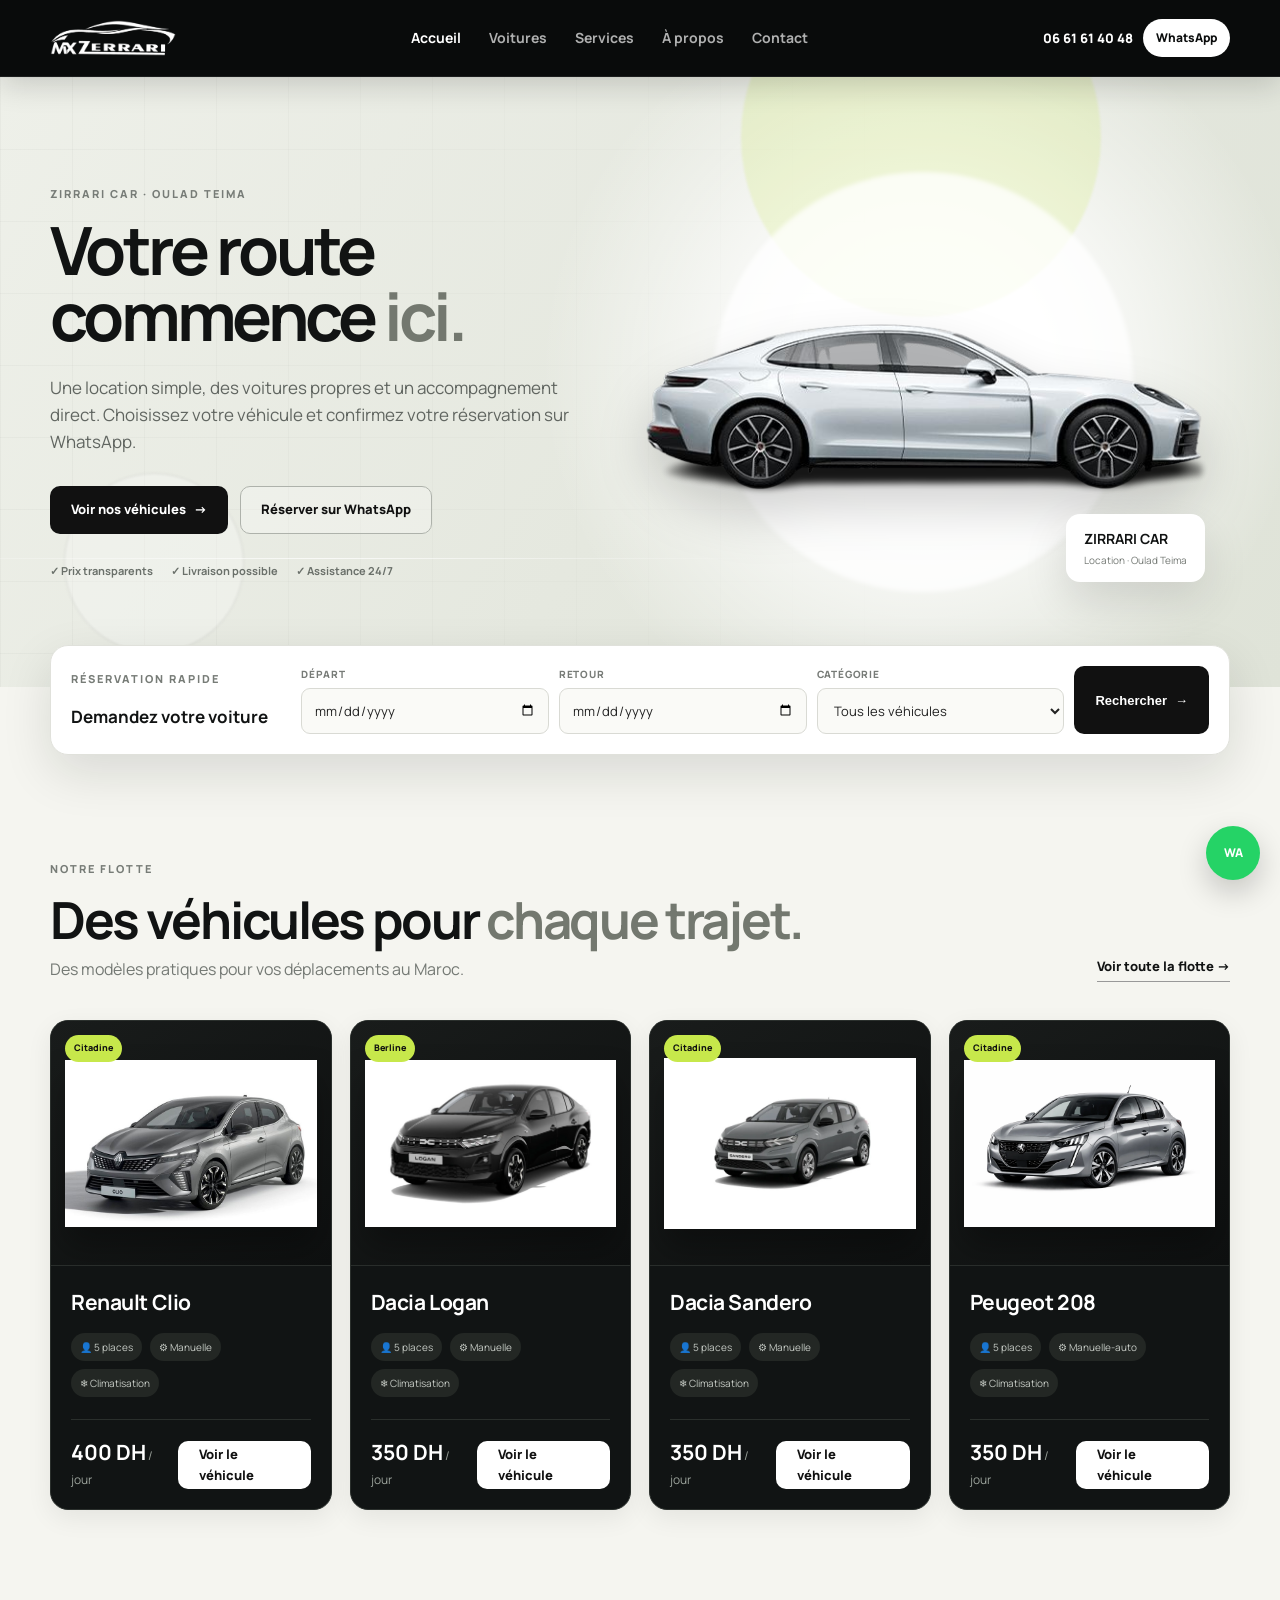
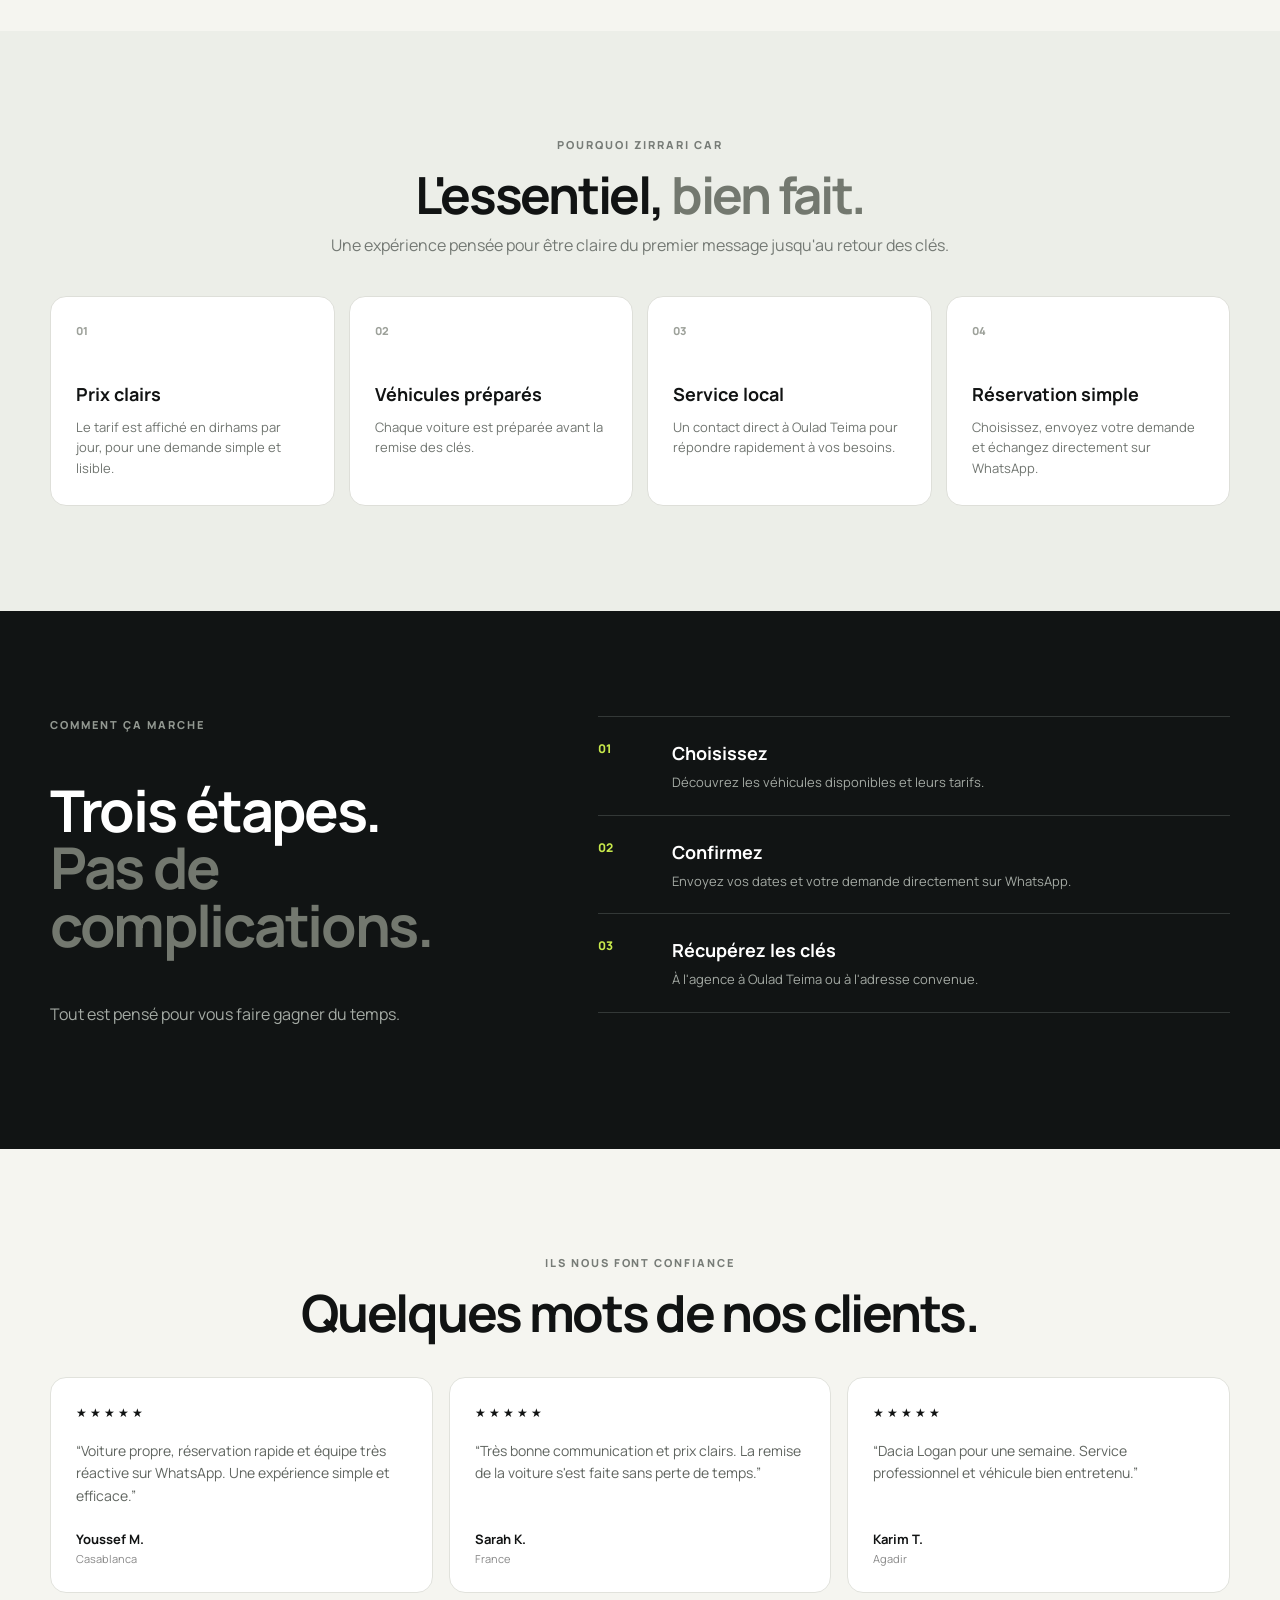
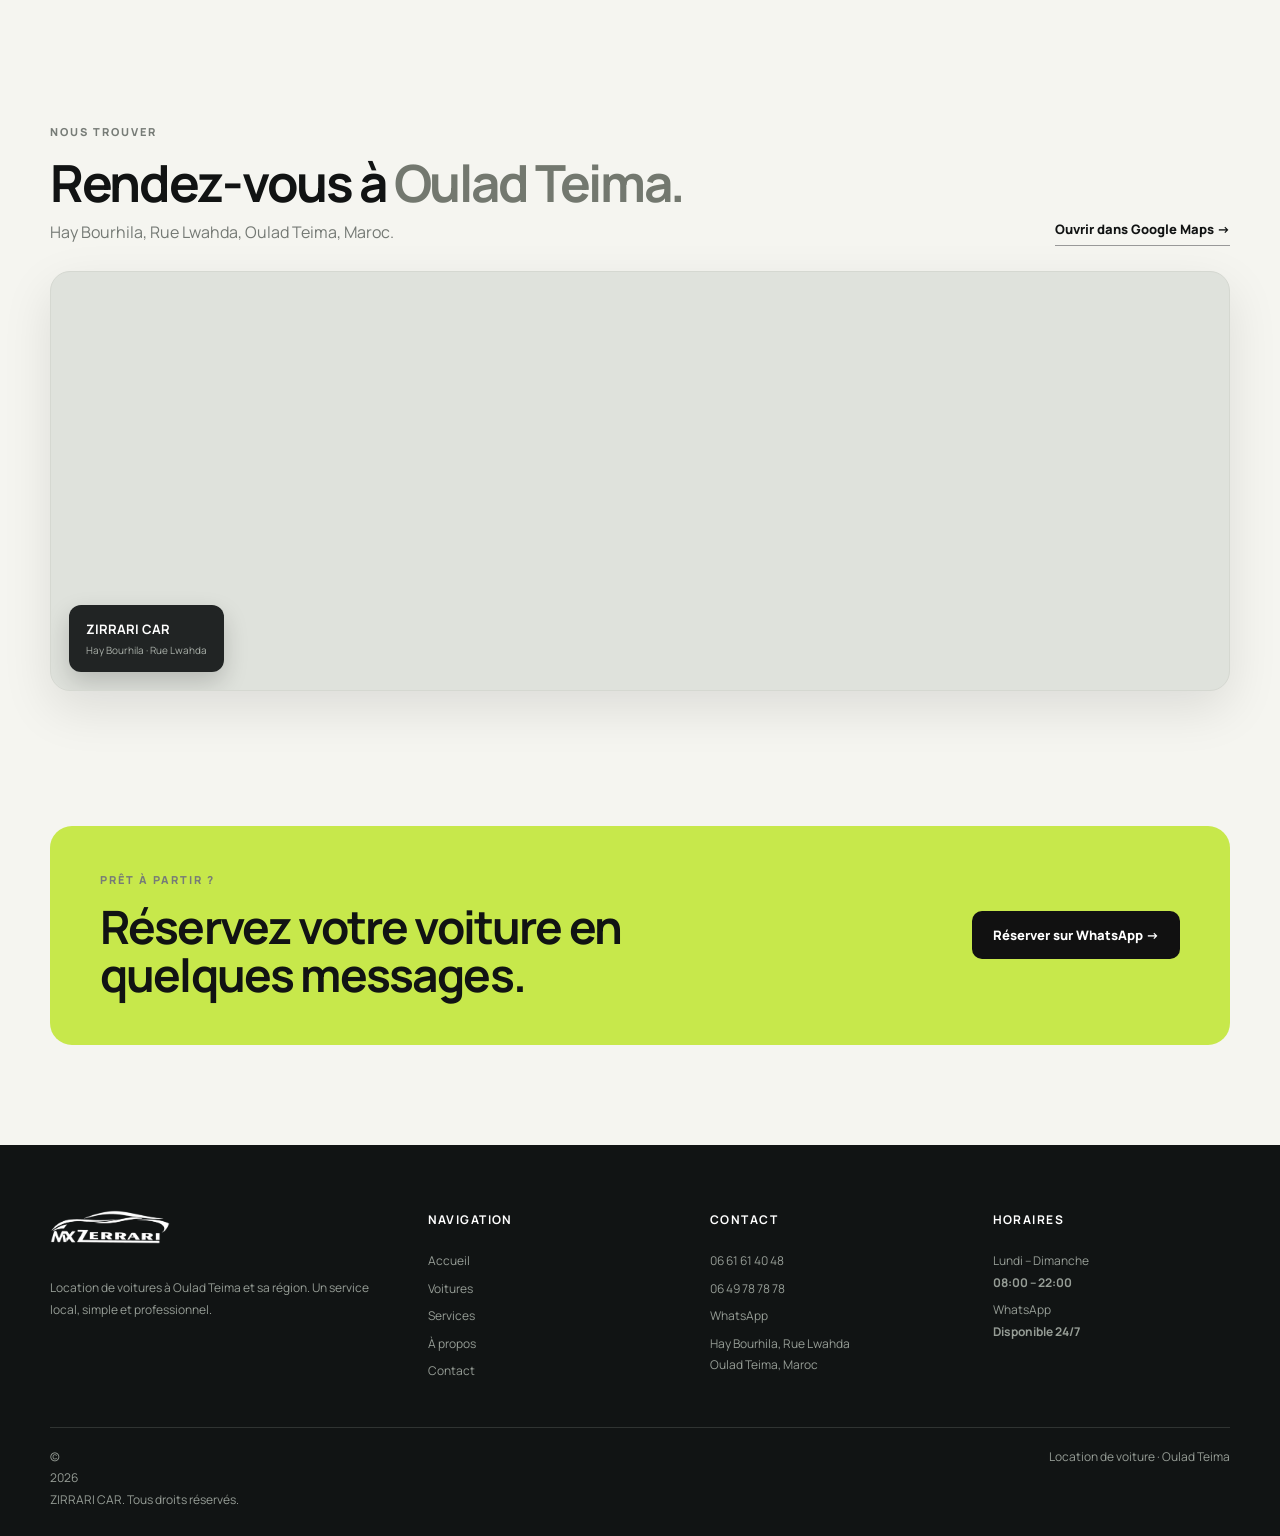
<file: index.html>
<!DOCTYPE html>
<html lang="fr">
<head>
  <meta charset="utf-8">
  <meta name="viewport" content="width=device-width, initial-scale=1">
  <title>ZIRRARI CAR | Location de voitures à Oulad Teima</title>
  <meta name="description" content="ZIRRARI CAR — location de voitures à Oulad Teima. Découvrez notre flotte et réservez simplement sur WhatsApp.">
  <meta name="theme-color" content="#101112">
  <link rel="icon" href="images/logo.png">
  <link rel="preconnect" href="https://fonts.googleapis.com">
  <link rel="preconnect" href="https://fonts.gstatic.com" crossorigin>
  <link href="https://fonts.googleapis.com/css2?family=Manrope:wght@400;500;600;700;800&display=swap" rel="stylesheet">
  <link rel="stylesheet" href="styles.css?v=20261003">
</head>
<body>
<header class="site-header">
  <div class="container header-inner">
    <a class="brand" href="./"><img src="images/logo.png" alt="ZIRRARI CAR" class="logo-img"></a>
    <nav class="nav" id="nav" aria-label="Navigation principale">
      <a class="active" href="./">Accueil</a><a href="voitures.html">Voitures</a><a href="services.html">Services</a><a href="a-propos.html">À propos</a><a href="contact.html">Contact</a>
    </nav>
    <div class="header-actions">
      <a class="header-phone" href="tel:+212661614048">06 61 61 40 48</a>
      <a class="wa-mini" href="https://wa.me/212661614048" target="_blank" rel="noopener">WhatsApp</a>
      <button class="burger" id="burger" aria-label="Ouvrir le menu" aria-expanded="false"><span></span><span></span><span></span></button>
    </div>
  </div>
</header>

<main>
  <section class="hero hero-home">
    <div class="hero-shape hero-shape-one"></div><div class="hero-shape hero-shape-two"></div>
    <div class="container hero-grid">
      <div class="hero-copy reveal">
        <span class="eyebrow">ZIRRARI CAR · OULAD TEIMA</span>
        <h1>Votre route commence <em>ici.</em></h1>
        <p class="lead">Une location simple, des voitures propres et un accompagnement direct. Choisissez votre véhicule et confirmez votre réservation sur WhatsApp.</p>
        <div class="hero-cta">
          <a class="btn btn-primary" href="voitures.html">Voir nos véhicules <span>→</span></a>
          <a class="btn btn-outline" href="https://wa.me/212661614048?text=Bonjour%20HRS%20CAR%2C%20je%20souhaite%20réserver%20une%20voiture." target="_blank" rel="noopener">Réserver sur WhatsApp</a>
        </div>
        <div class="trust-row"><span>✓ Prix transparents</span><span>✓ Livraison possible</span><span>✓ Assistance 24/7</span></div>
      </div>
      <div class="hero-visual reveal reveal-delay">
        <div class="hero-image-wrap"><span class="speed-line speed-line-1"></span><span class="speed-line speed-line-2"></span><span class="speed-line speed-line-3"></span><img src="images/hero-car.png" alt="Voiture ZIRRARI CAR" class="hero-car-img"></div><div class="hero-road"><span></span><span></span><span></span><span></span></div>
        <div class="hero-glow"></div>
        <div class="hero-badge"><strong>ZIRRARI CAR</strong><span>Location · Oulad Teima</span></div>
      </div>
    </div>
  </section>

  <section class="booking-bar-section">
    <div class="container">
      <div class="booking-bar">
        <div class="booking-intro"><span class="eyebrow">RÉSERVATION RAPIDE</span><strong>Demandez votre voiture</strong></div>
        <form class="booking-form" id="search-form">
          <div class="field"><label for="start">Départ</label><input type="date" id="start"></div>
          <div class="field"><label for="end">Retour</label><input type="date" id="end"></div>
          <div class="field"><label for="type">Catégorie</label><select id="type"><option value="all">Tous les véhicules</option><option value="Citadine">Citadine</option><option value="Berline">Berline</option></select></div>
          <button class="btn btn-dark" type="submit">Rechercher <span>→</span></button>
        </form>
      </div>
    </div>
  </section>

  <section class="section" id="voitures">
    <div class="container">
      <div class="section-head section-head-row">
        <div><span class="eyebrow">NOTRE FLOTTE</span><h2>Des véhicules pour <em>chaque trajet.</em></h2><p>Des modèles pratiques pour vos déplacements au Maroc.</p></div>
        <a class="text-link" href="voitures.html">Voir toute la flotte →</a>
      </div>
      <div id="car-grid" class="car-grid home-cars"></div>
      <p id="results" class="results"></p>
    </div>
  </section>

  <section class="section section-soft">
    <div class="container">
      <div class="section-head center"><span class="eyebrow">POURQUOI ZIRRARI CAR</span><h2>L'essentiel, <em>bien fait.</em></h2><p>Une expérience pensée pour être claire du premier message jusqu'au retour des clés.</p></div>
      <div class="feature-grid reveal-group">
        <article class="feature-card reveal"><div class="feature-num">01</div><h3>Prix clairs</h3><p>Le tarif est affiché en dirhams par jour, pour une demande simple et lisible.</p></article>
        <article class="feature-card reveal"><div class="feature-num">02</div><h3>Véhicules préparés</h3><p>Chaque voiture est préparée avant la remise des clés.</p></article>
        <article class="feature-card reveal"><div class="feature-num">03</div><h3>Service local</h3><p>Un contact direct à Oulad Teima pour répondre rapidement à vos besoins.</p></article>
        <article class="feature-card reveal"><div class="feature-num">04</div><h3>Réservation simple</h3><p>Choisissez, envoyez votre demande et échangez directement sur WhatsApp.</p></article>
      </div>
    </div>
  </section>

  <section class="section section-dark">
    <div class="container split-process">
      <div><span class="eyebrow">COMMENT ÇA MARCHE</span><h2>Trois étapes.<br><em>Pas de complications.</em></h2><p>Tout est pensé pour vous faire gagner du temps.</p></div>
      <ol class="steps">
        <li><span>01</span><div><h3>Choisissez</h3><p>Découvrez les véhicules disponibles et leurs tarifs.</p></div></li>
        <li><span>02</span><div><h3>Confirmez</h3><p>Envoyez vos dates et votre demande directement sur WhatsApp.</p></div></li>
        <li><span>03</span><div><h3>Récupérez les clés</h3><p>À l'agence à Oulad Teima ou à l'adresse convenue.</p></div></li>
      </ol>
    </div>
  </section>

  <section class="section">
    <div class="container">
      <div class="section-head center"><span class="eyebrow">ILS NOUS FONT CONFIANCE</span><h2>Quelques mots de nos clients.</h2></div>
      <div class="review-grid">
        <article class="review-card"><div class="stars">★★★★★</div><p>“Voiture propre, réservation rapide et équipe très réactive sur WhatsApp. Une expérience simple et efficace.”</p><strong>Youssef M.</strong><span>Casablanca</span></article>
        <article class="review-card"><div class="stars">★★★★★</div><p>“Très bonne communication et prix clairs. La remise de la voiture s'est faite sans perte de temps.”</p><strong>Sarah K.</strong><span>France</span></article>
        <article class="review-card"><div class="stars">★★★★★</div><p>“Dacia Logan pour une semaine. Service professionnel et véhicule bien entretenu.”</p><strong>Karim T.</strong><span>Agadir</span></article>
      </div>
    </div>
  </section>

  <section class="map-section">
    <div class="container">
      <div class="section-head section-head-row map-head">
        <div><span class="eyebrow">NOUS TROUVER</span><h2>Rendez-vous à <em>Oulad Teima.</em></h2><p>Hay Bourhila, Rue Lwahda, Oulad Teima, Maroc.</p></div>
        <a class="text-link" href="https://www.google.com/maps/search/?api=1&query=Hay%20Bourhila%2C%20Rue%20Lwahda%2C%20Oulad%20Teima%2C%20Morocco" target="_blank" rel="noopener">Ouvrir dans Google Maps →</a>
      </div>
      <div class="map-card"><iframe title="Localisation ZIRRARI CAR à Oulad Teima" src="https://www.google.com/maps?q=Hay%20Bourhila%2C%20Rue%20Lwahda%2C%20Oulad%20Teima%2C%20Morocco&output=embed" loading="lazy" referrerpolicy="no-referrer-when-downgrade"></iframe><div class="map-overlay"><strong>ZIRRARI CAR</strong><span>Hay Bourhila · Rue Lwahda</span></div></div>
    </div>
  </section>

  <section class="cta-section">
    <div class="container cta-box"><div><span class="eyebrow">PRÊT À PARTIR ?</span><h2>Réservez votre voiture en quelques messages.</h2></div><a class="btn btn-primary" href="https://wa.me/212661614048?text=Bonjour%20HRS%20CAR%2C%20je%20souhaite%20réserver%20une%20voiture." target="_blank" rel="noopener">Réserver sur WhatsApp →</a></div>
  </section>
</main>

<footer class="footer">
  <div class="container footer-grid">
    <div><img src="images/logo.png" alt="ZIRRARI CAR" class="footer-logo"><p>Location de voitures à Oulad Teima et sa région. Un service local, simple et professionnel.</p></div>
    <div><h3>Navigation</h3><a href="./">Accueil</a><a href="voitures.html">Voitures</a><a href="services.html">Services</a><a href="a-propos.html">À propos</a><a href="contact.html">Contact</a></div>
    <div><h3>Contact</h3><a href="tel:+212661614048">06 61 61 40 48</a><a href="tel:+212649787878">06 49 78 78 78</a><a href="https://wa.me/212661614048" target="_blank">WhatsApp</a><span>Hay Bourhila, Rue Lwahda<br>Oulad Teima, Maroc</span></div>
    <div><h3>Horaires</h3><span>Lundi – Dimanche<br><strong>08:00 – 22:00</strong></span><span>WhatsApp<br><strong>Disponible 24/7</strong></span></div>
  </div>
  <div class="container footer-bottom"><span>© <span id="year"></span> ZIRRARI CAR. Tous droits réservés.</span><span>Location de voiture · Oulad Teima</span></div>
</footer>
<a class="fab" href="https://wa.me/212661614048" target="_blank" rel="noopener" aria-label="WhatsApp">WA</a>
<script src="script.js?v=20261003" defer></script>
</body>
</html>
</file>
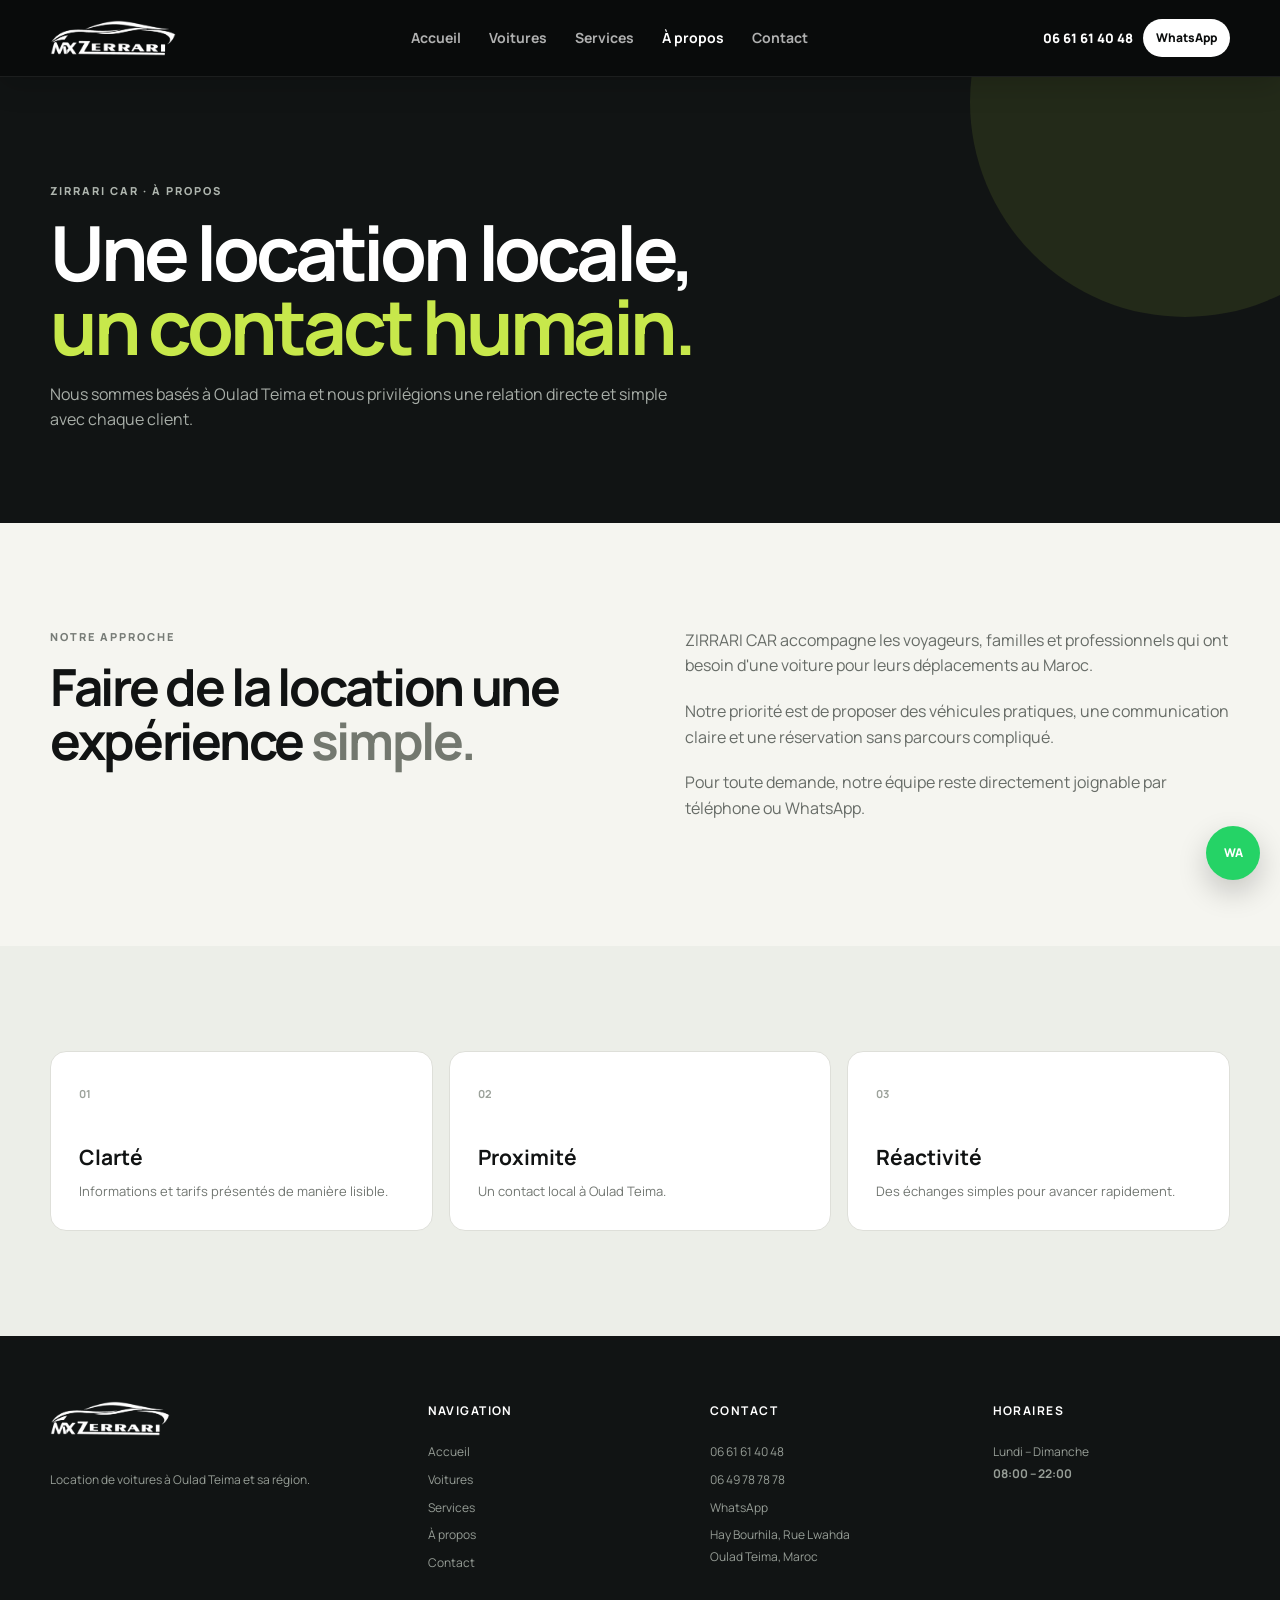
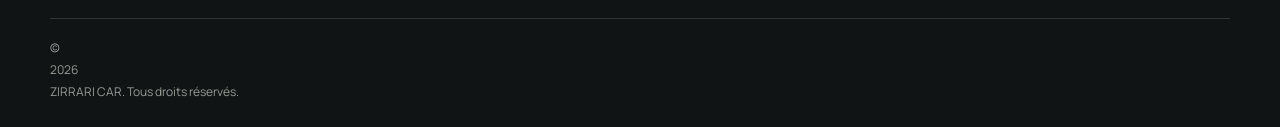
<file: a-propos.html>
<!DOCTYPE html>
<html lang="fr"><head><meta charset="utf-8"><meta name="viewport" content="width=device-width,initial-scale=1"><title>ZIRRARI CAR | À propos</title><link rel="icon" href="images/logo.png"><link rel="preconnect" href="https://fonts.googleapis.com"><link rel="preconnect" href="https://fonts.gstatic.com" crossorigin><link href="https://fonts.googleapis.com/css2?family=Manrope:wght@400;500;600;700;800&display=swap" rel="stylesheet"><link rel="stylesheet" href="styles.css?v=20261003"></head>
<body><header class="site-header"><div class="container header-inner"><a class="brand" href="./"><img src="images/logo.png" alt="ZIRRARI CAR" class="logo-img"></a><nav class="nav" id="nav"><a href="./">Accueil</a><a href="voitures.html">Voitures</a><a href="services.html">Services</a><a class="active" href="a-propos.html">À propos</a><a href="contact.html">Contact</a></nav><div class="header-actions"><a class="header-phone" href="tel:+212661614048">06 61 61 40 48</a><a class="wa-mini" href="https://wa.me/212661614048">WhatsApp</a><button class="burger" id="burger" aria-label="Ouvrir le menu" aria-expanded="false"><span></span><span></span><span></span></button></div></div></header>
<main><section class="page-hero"><div class="container"><span class="eyebrow">ZIRRARI CAR · À PROPOS</span><h1>Une location locale,<br><em>un contact humain.</em></h1><p>Nous sommes basés à Oulad Teima et nous privilégions une relation directe et simple avec chaque client.</p></div></section><section class="section"><div class="container about-grid"><div><span class="eyebrow">NOTRE APPROCHE</span><h2>Faire de la location une expérience <em>simple.</em></h2></div><div class="about-copy"><p>ZIRRARI CAR accompagne les voyageurs, familles et professionnels qui ont besoin d'une voiture pour leurs déplacements au Maroc.</p><p>Notre priorité est de proposer des véhicules pratiques, une communication claire et une réservation sans parcours compliqué.</p><p>Pour toute demande, notre équipe reste directement joignable par téléphone ou WhatsApp.</p></div></div></section><section class="section section-soft"><div class="container values-grid"><article class="value-box"><strong>01</strong><h3>Clarté</h3><p>Informations et tarifs présentés de manière lisible.</p></article><article class="value-box"><strong>02</strong><h3>Proximité</h3><p>Un contact local à Oulad Teima.</p></article><article class="value-box"><strong>03</strong><h3>Réactivité</h3><p>Des échanges simples pour avancer rapidement.</p></article></div></section></main>
<footer class="footer"><div class="container footer-grid"><div><img src="images/logo.png" alt="ZIRRARI CAR" class="footer-logo"><p>Location de voitures à Oulad Teima et sa région.</p></div><div><h3>Navigation</h3><a href="./">Accueil</a><a href="voitures.html">Voitures</a><a href="services.html">Services</a><a href="a-propos.html">À propos</a><a href="contact.html">Contact</a></div><div><h3>Contact</h3><a href="tel:+212661614048">06 61 61 40 48</a><a href="tel:+212649787878">06 49 78 78 78</a><a href="https://wa.me/212661614048">WhatsApp</a><span>Hay Bourhila, Rue Lwahda<br>Oulad Teima, Maroc</span></div><div><h3>Horaires</h3><span>Lundi – Dimanche<br><strong>08:00 – 22:00</strong></span></div></div><div class="container footer-bottom"><span>© <span id="year"></span> ZIRRARI CAR. Tous droits réservés.</span></div></footer><a class="fab" href="https://wa.me/212661614048">WA</a><script src="script.js?v=20261003" defer></script></body></html>
</file>
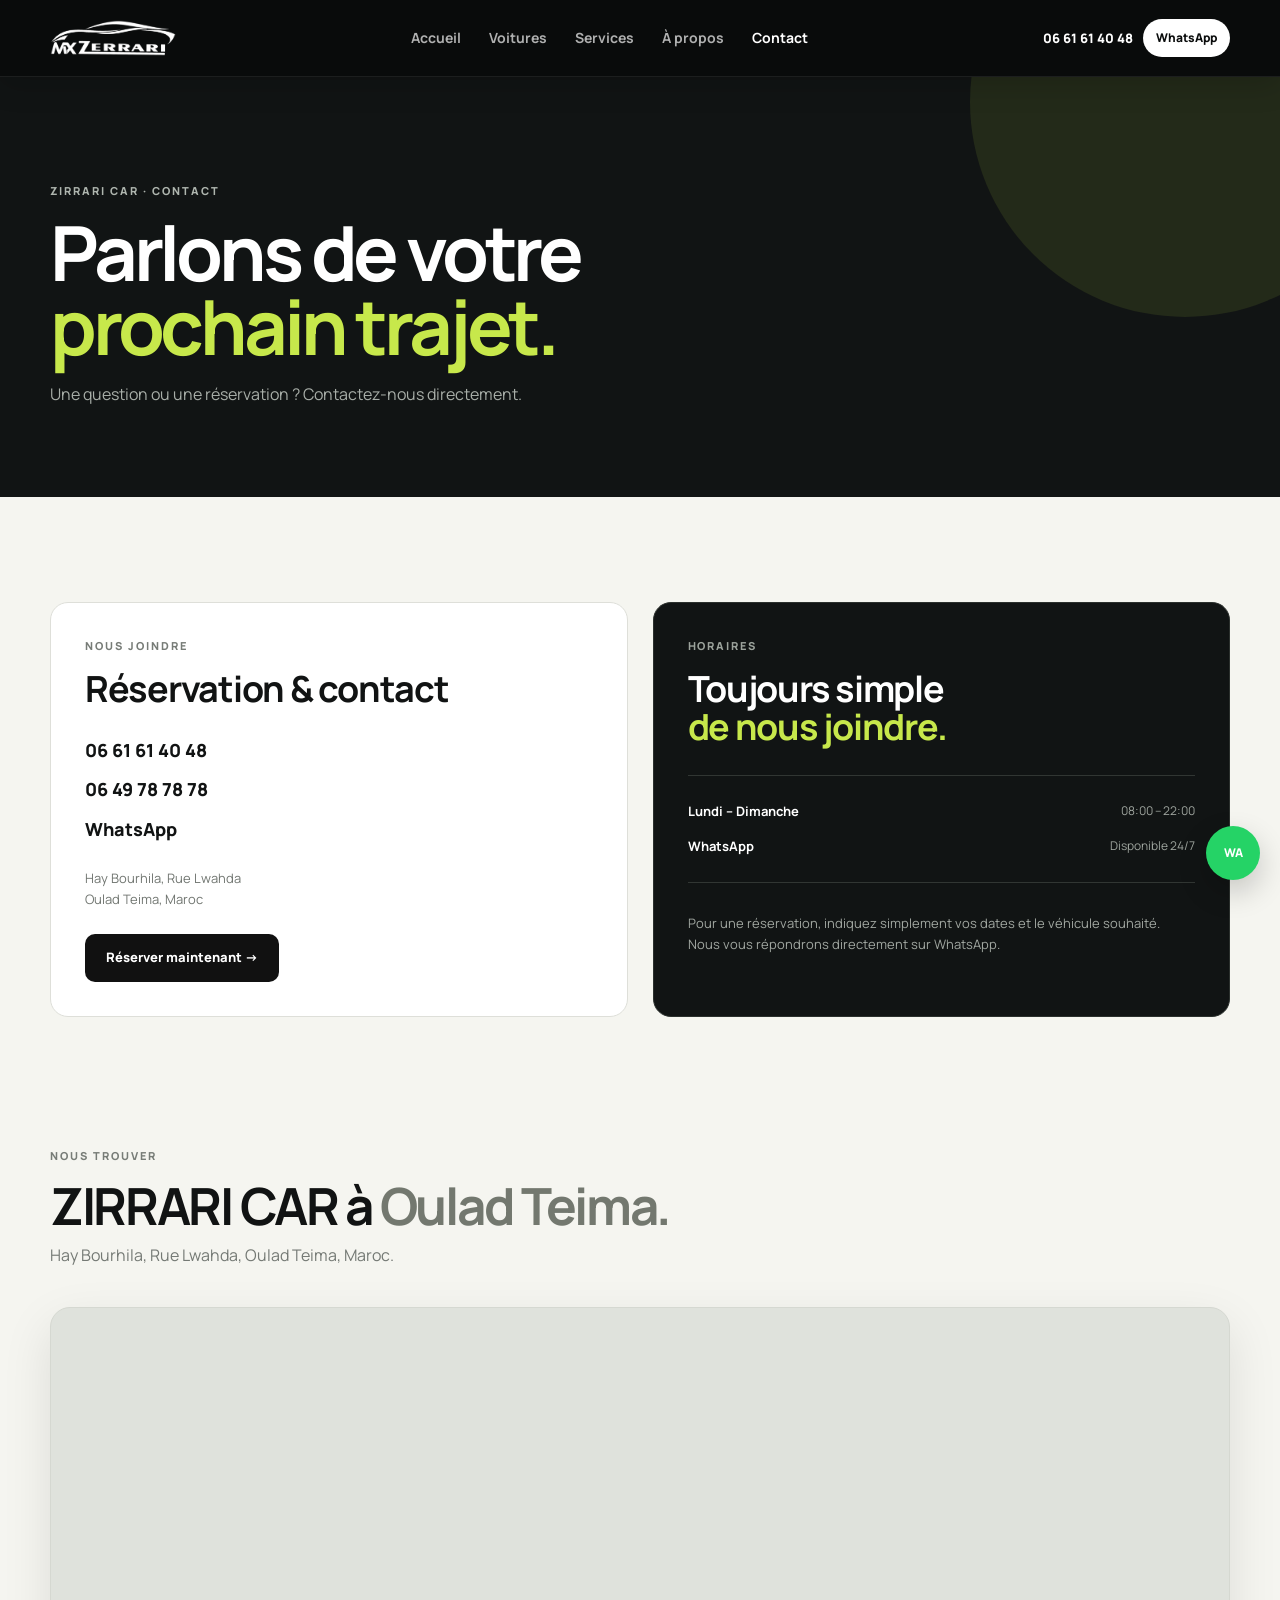
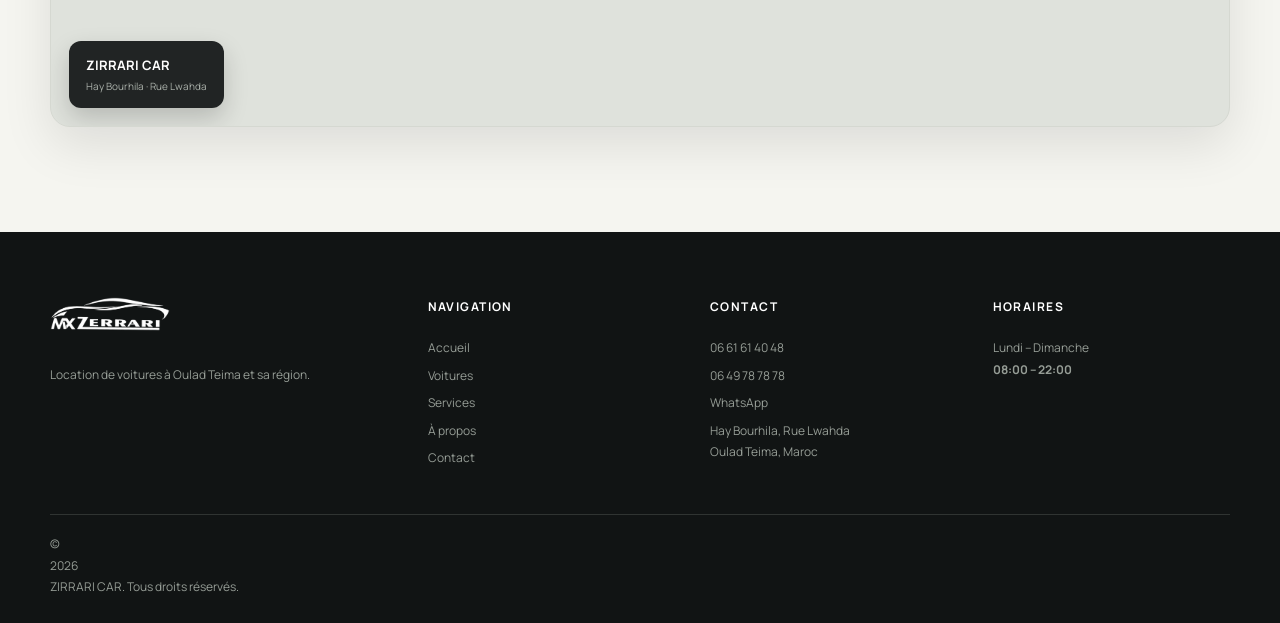
<file: contact.html>
<!DOCTYPE html>
<html lang="fr">
<head>
<meta charset="utf-8"><meta name="viewport" content="width=device-width,initial-scale=1">
<title>ZIRRARI CAR | Contact</title>
<link rel="icon" href="images/logo.png">
<link rel="preconnect" href="https://fonts.googleapis.com"><link rel="preconnect" href="https://fonts.gstatic.com" crossorigin>
<link href="https://fonts.googleapis.com/css2?family=Manrope:wght@400;500;600;700;800&display=swap" rel="stylesheet">
<link rel="stylesheet" href="styles.css?v=20261003">
</head>
<body>
<header class="site-header"><div class="container header-inner">
<a class="brand" href="./"><img src="images/logo.png" alt="ZIRRARI CAR" class="logo-img"></a>
<nav class="nav" id="nav"><a href="./">Accueil</a><a href="voitures.html">Voitures</a><a href="services.html">Services</a><a href="a-propos.html">À propos</a><a class="active" href="contact.html">Contact</a></nav>
<div class="header-actions"><a class="header-phone" href="tel:+212661614048">06 61 61 40 48</a><a class="wa-mini" href="https://wa.me/212661614048" target="_blank" rel="noopener">WhatsApp</a><button class="burger" id="burger" aria-label="Ouvrir le menu" aria-expanded="false"><span></span><span></span><span></span></button></div>
</div></header>
<main>
<section class="page-hero"><div class="container"><span class="eyebrow">ZIRRARI CAR · CONTACT</span><h1>Parlons de votre<br><em>prochain trajet.</em></h1><p>Une question ou une réservation ? Contactez-nous directement.</p></div></section>
<section class="section"><div class="container contact-grid">
<div class="contact-info"><span class="eyebrow">NOUS JOINDRE</span><h2>Réservation & contact</h2>
<a class="contact-link" href="tel:+212661614048">06 61 61 40 48</a><a class="contact-link" href="tel:+212649787878">06 49 78 78 78</a>
<a class="contact-link" href="https://wa.me/212661614048?text=Bonjour%20ZIRRARI%20CAR%2C%20je%20souhaite%20réserver%20une%20voiture." target="_blank" rel="noopener">WhatsApp</a>
<p>Hay Bourhila, Rue Lwahda<br>Oulad Teima, Maroc</p>
<a class="btn btn-primary" href="https://wa.me/212661614048?text=Bonjour%20ZIRRARI%20CAR%2C%20je%20souhaite%20faire%20une%20réservation." target="_blank" rel="noopener">Réserver maintenant →</a></div>
<div class="contact-panel"><span class="eyebrow">HORAIRES</span><h2>Toujours simple<br><em>de nous joindre.</em></h2><div class="contact-hours"><div><strong>Lundi – Dimanche</strong><span>08:00 – 22:00</span></div><div><strong>WhatsApp</strong><span>Disponible 24/7</span></div></div><p>Pour une réservation, indiquez simplement vos dates et le véhicule souhaité. Nous vous répondrons directement sur WhatsApp.</p></div>
</div></section>
<section class="map-section"><div class="container"><div class="section-head"><span class="eyebrow">NOUS TROUVER</span><h2>ZIRRARI CAR à <em>Oulad Teima.</em></h2><p>Hay Bourhila, Rue Lwahda, Oulad Teima, Maroc.</p></div>
<div class="map-card"><iframe title="Localisation ZIRRARI CAR à Oulad Teima" src="https://www.google.com/maps?q=Hay%20Bourhila%2C%20Rue%20Lwahda%2C%20Oulad%20Teima%2C%20Morocco&output=embed" loading="lazy"></iframe><div class="map-overlay"><strong>ZIRRARI CAR</strong><span>Hay Bourhila · Rue Lwahda</span></div></div></div></section>
</main>
<footer class="footer"><div class="container footer-grid"><div><img src="images/logo.png" alt="ZIRRARI CAR" class="footer-logo"><p>Location de voitures à Oulad Teima et sa région.</p></div><div><h3>Navigation</h3><a href="./">Accueil</a><a href="voitures.html">Voitures</a><a href="services.html">Services</a><a href="a-propos.html">À propos</a><a href="contact.html">Contact</a></div><div><h3>Contact</h3><a href="tel:+212661614048">06 61 61 40 48</a><a href="tel:+212649787878">06 49 78 78 78</a><a href="https://wa.me/212661614048">WhatsApp</a><span>Hay Bourhila, Rue Lwahda<br>Oulad Teima, Maroc</span></div><div><h3>Horaires</h3><span>Lundi – Dimanche<br><strong>08:00 – 22:00</strong></span></div></div><div class="container footer-bottom"><span>© <span id="year"></span> ZIRRARI CAR. Tous droits réservés.</span></div></footer>
<a class="fab" href="https://wa.me/212661614048">WA</a><script src="script.js?v=20261003" defer></script>
</body></html>
</file>
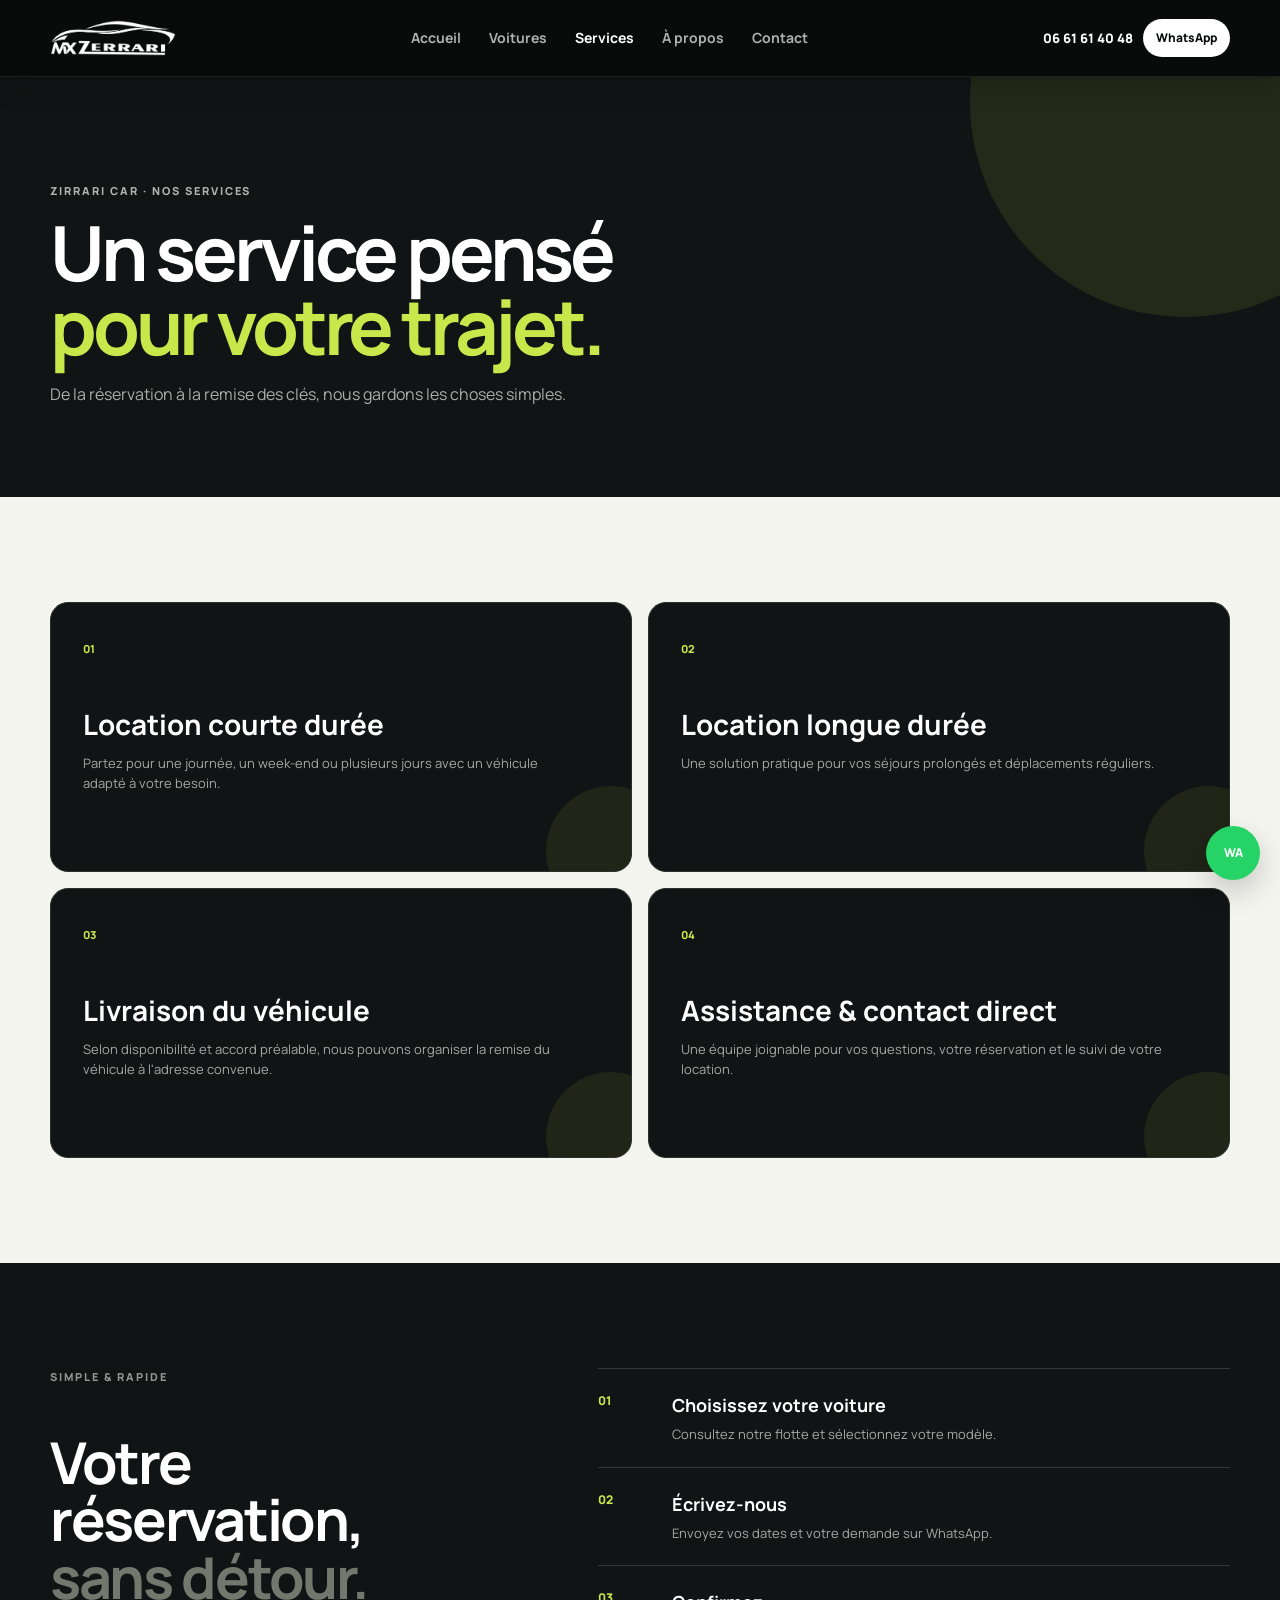
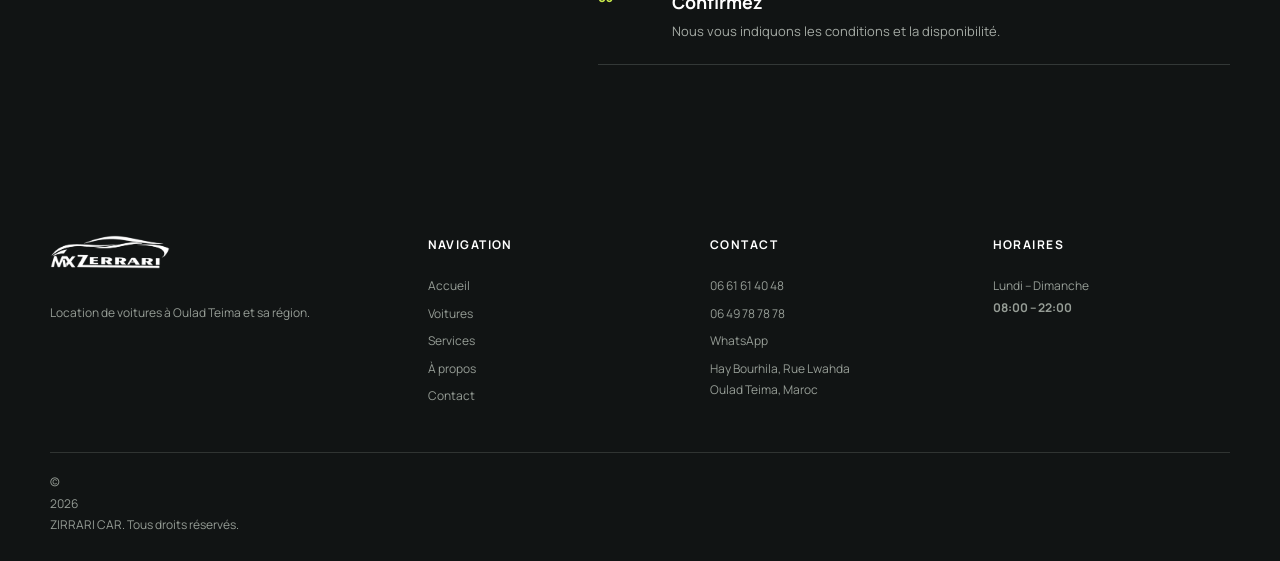
<file: services.html>
<!DOCTYPE html>
<html lang="fr"><head><meta charset="utf-8"><meta name="viewport" content="width=device-width,initial-scale=1"><title>ZIRRARI CAR | Services</title><link rel="icon" href="images/logo.png"><link rel="preconnect" href="https://fonts.googleapis.com"><link rel="preconnect" href="https://fonts.gstatic.com" crossorigin><link href="https://fonts.googleapis.com/css2?family=Manrope:wght@400;500;600;700;800&display=swap" rel="stylesheet"><link rel="stylesheet" href="styles.css?v=20261003"></head>
<body><header class="site-header"><div class="container header-inner"><a class="brand" href="./"><img src="images/logo.png" alt="ZIRRARI CAR" class="logo-img"></a><nav class="nav" id="nav"><a href="./">Accueil</a><a href="voitures.html">Voitures</a><a class="active" href="services.html">Services</a><a href="a-propos.html">À propos</a><a href="contact.html">Contact</a></nav><div class="header-actions"><a class="header-phone" href="tel:+212661614048">06 61 61 40 48</a><a class="wa-mini" href="https://wa.me/212661614048">WhatsApp</a><button class="burger" id="burger" aria-label="Ouvrir le menu" aria-expanded="false"><span></span><span></span><span></span></button></div></div></header>
<main><section class="page-hero"><div class="container"><span class="eyebrow">ZIRRARI CAR · NOS SERVICES</span><h1>Un service pensé<br><em>pour votre trajet.</em></h1><p>De la réservation à la remise des clés, nous gardons les choses simples.</p></div></section><section class="section"><div class="container"><div class="service-grid"><article class="service-card"><span>01</span><h2>Location courte durée</h2><p>Partez pour une journée, un week-end ou plusieurs jours avec un véhicule adapté à votre besoin.</p></article><article class="service-card"><span>02</span><h2>Location longue durée</h2><p>Une solution pratique pour vos séjours prolongés et déplacements réguliers.</p></article><article class="service-card"><span>03</span><h2>Livraison du véhicule</h2><p>Selon disponibilité et accord préalable, nous pouvons organiser la remise du véhicule à l'adresse convenue.</p></article><article class="service-card"><span>04</span><h2>Assistance & contact direct</h2><p>Une équipe joignable pour vos questions, votre réservation et le suivi de votre location.</p></article></div></div></section><section class="section section-dark"><div class="container split-process"><div><span class="eyebrow">SIMPLE & RAPIDE</span><h2>Votre réservation,<br><em>sans détour.</em></h2></div><ol class="steps"><li><span>01</span><div><h3>Choisissez votre voiture</h3><p>Consultez notre flotte et sélectionnez votre modèle.</p></div></li><li><span>02</span><div><h3>Écrivez-nous</h3><p>Envoyez vos dates et votre demande sur WhatsApp.</p></div></li><li><span>03</span><div><h3>Confirmez</h3><p>Nous vous indiquons les conditions et la disponibilité.</p></div></li></ol></div></section></main>
<footer class="footer"><div class="container footer-grid"><div><img src="images/logo.png" alt="ZIRRARI CAR" class="footer-logo"><p>Location de voitures à Oulad Teima et sa région.</p></div><div><h3>Navigation</h3><a href="./">Accueil</a><a href="voitures.html">Voitures</a><a href="services.html">Services</a><a href="a-propos.html">À propos</a><a href="contact.html">Contact</a></div><div><h3>Contact</h3><a href="tel:+212661614048">06 61 61 40 48</a><a href="tel:+212649787878">06 49 78 78 78</a><a href="https://wa.me/212661614048">WhatsApp</a><span>Hay Bourhila, Rue Lwahda<br>Oulad Teima, Maroc</span></div><div><h3>Horaires</h3><span>Lundi – Dimanche<br><strong>08:00 – 22:00</strong></span></div></div><div class="container footer-bottom"><span>© <span id="year"></span> ZIRRARI CAR. Tous droits réservés.</span></div></footer><a class="fab" href="https://wa.me/212661614048">WA</a><script src="script.js?v=20261003" defer></script></body></html>
</file>
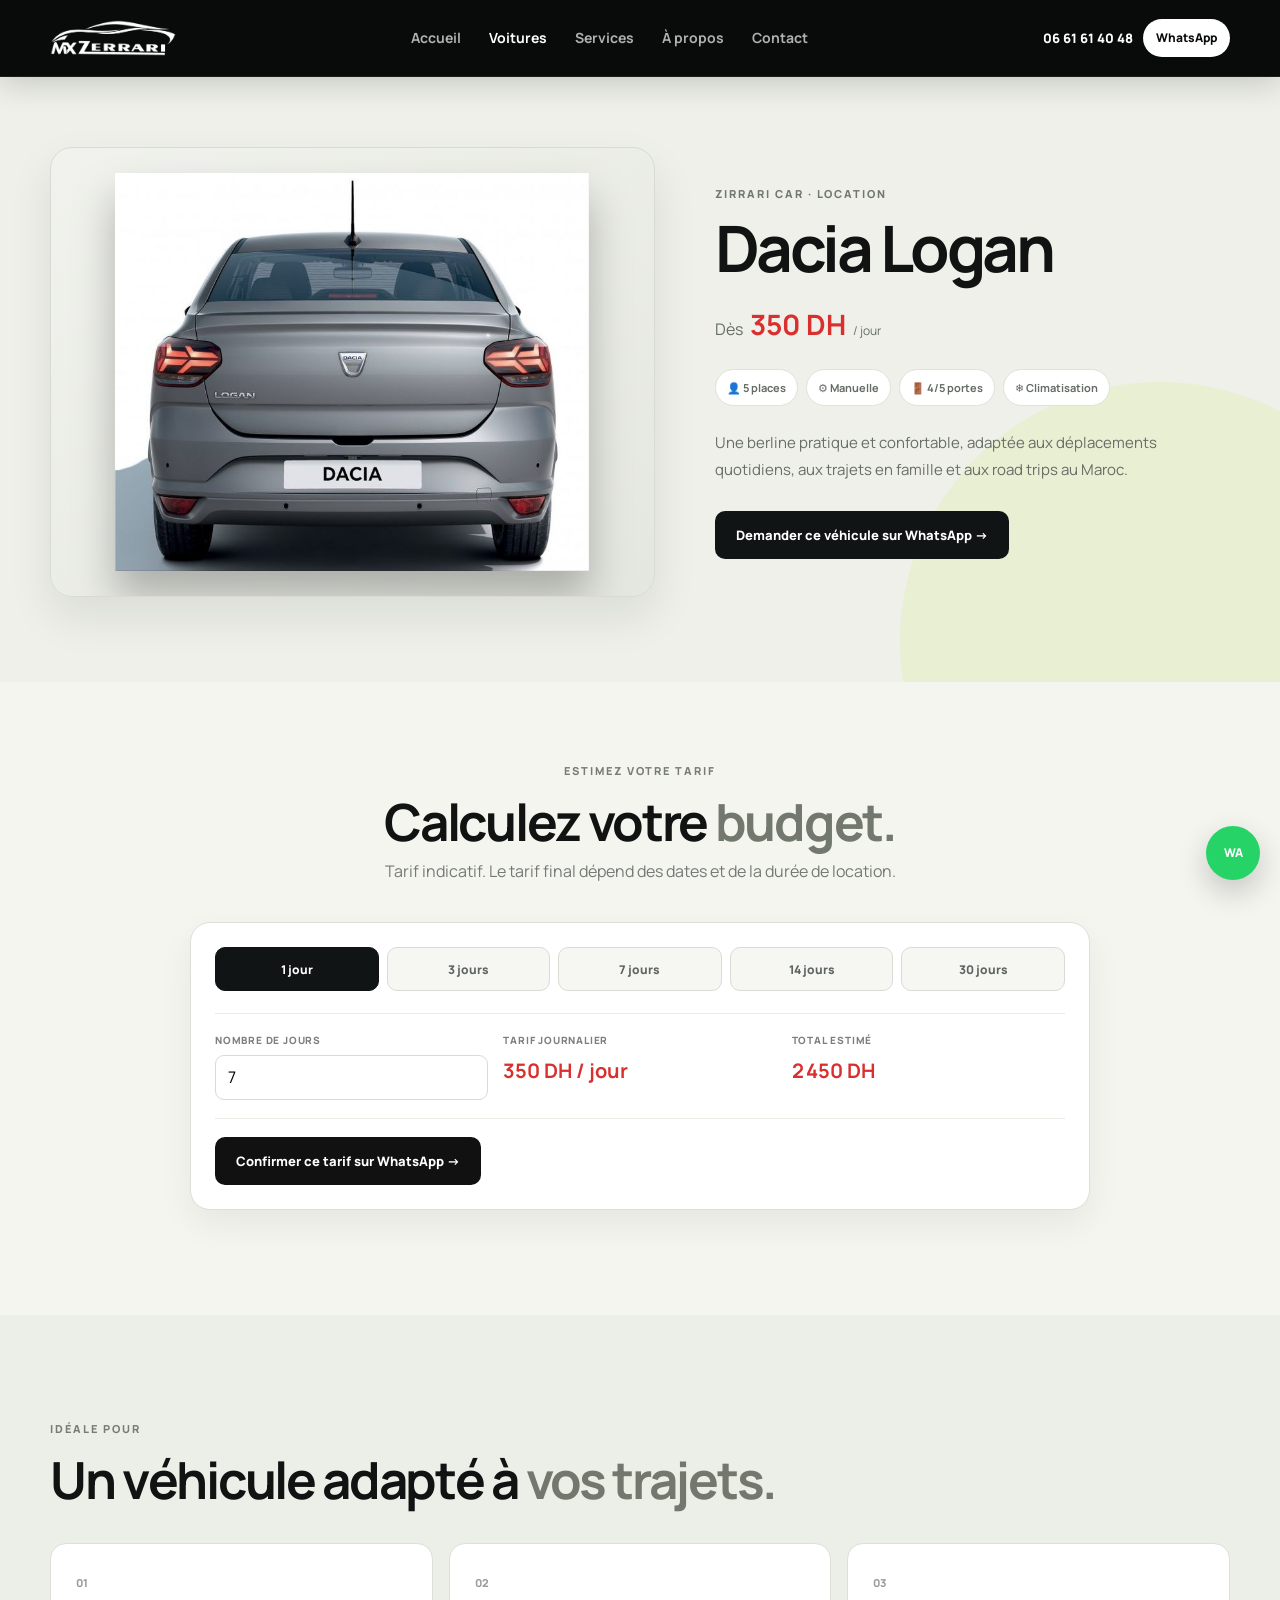
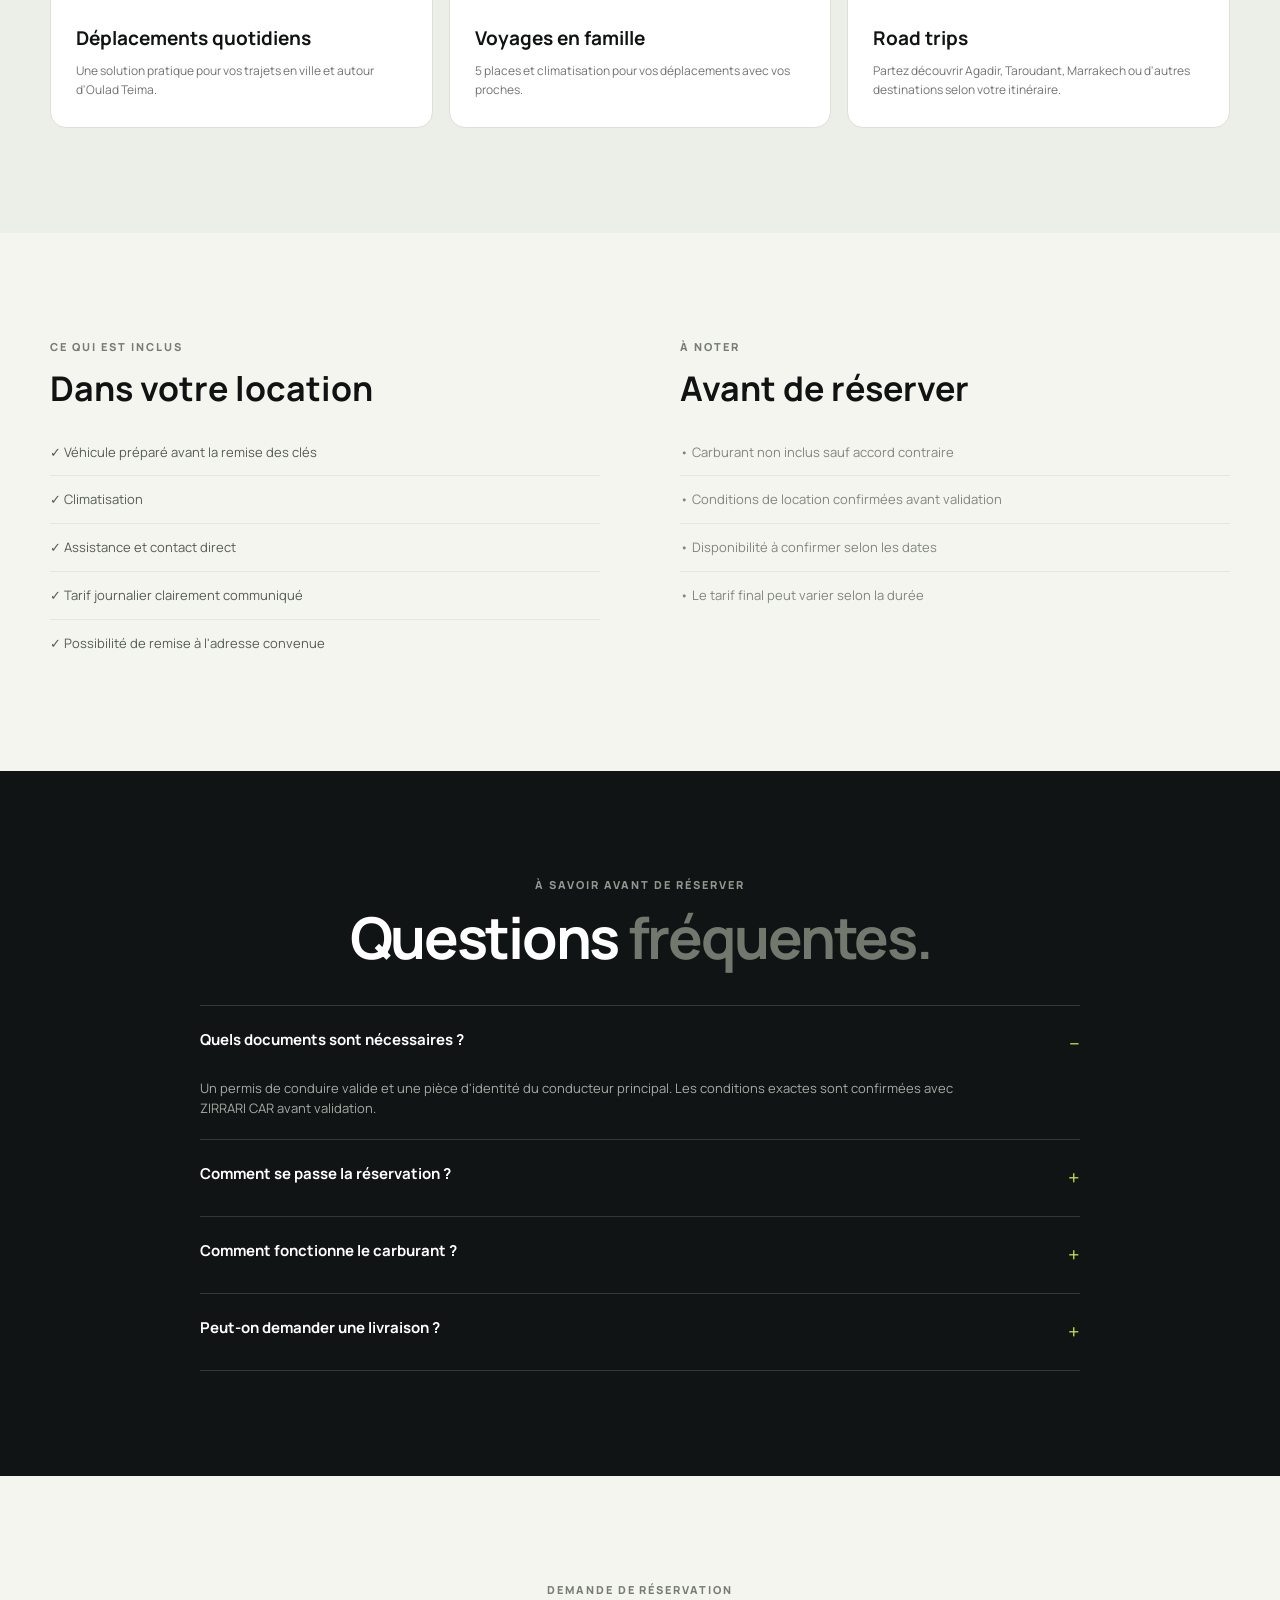
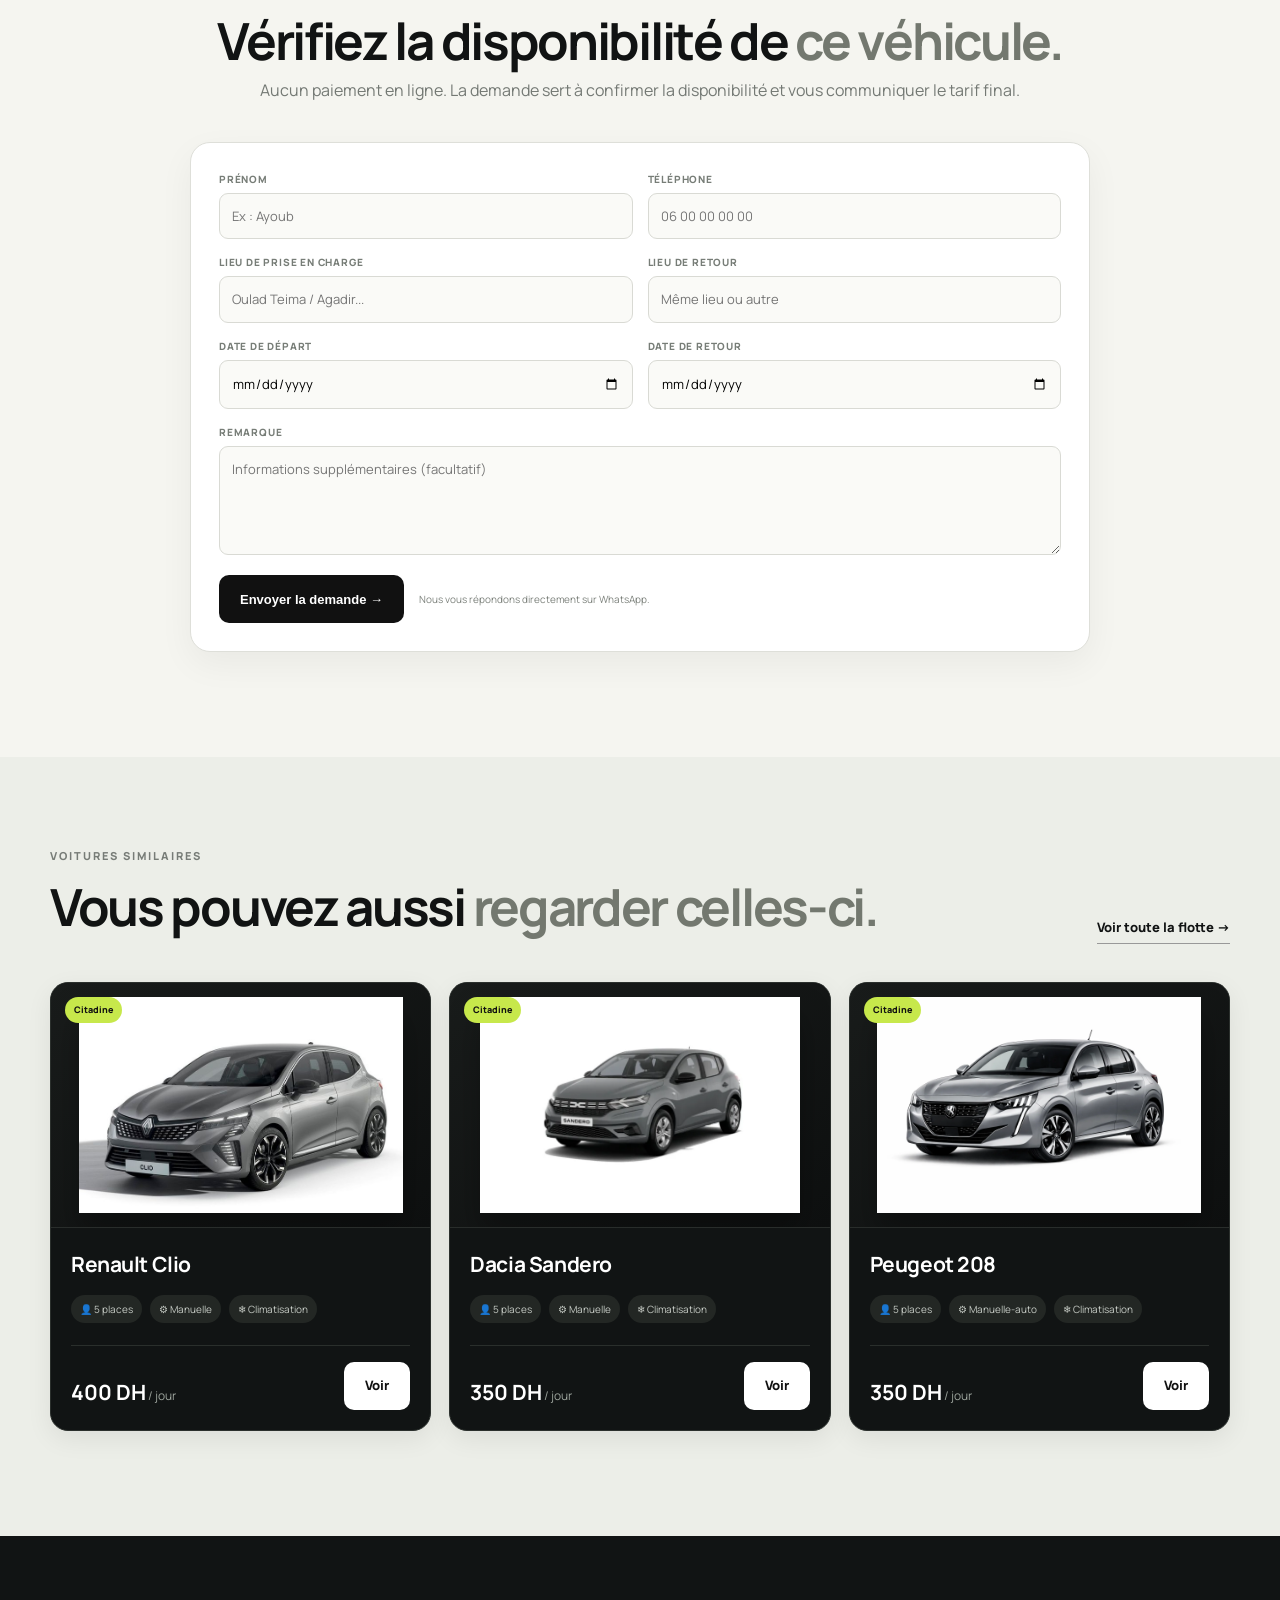
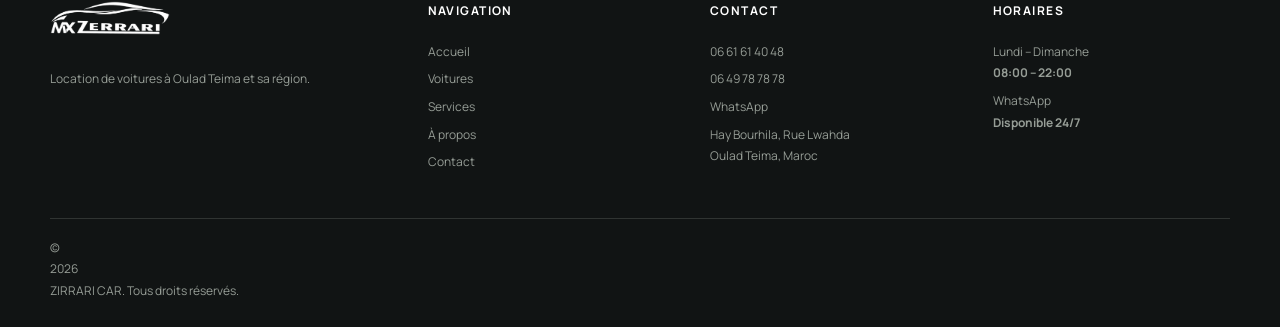
<file: vehicule.html>
<!DOCTYPE html>
<html lang="fr">
<head>
<meta charset="utf-8"><meta name="viewport" content="width=device-width,initial-scale=1">
<title>ZIRRARI CAR | Véhicule</title>
<meta name="description" content="Détails, tarif indicatif et demande de réservation ZIRRARI CAR.">
<link rel="icon" href="images/logo.png">
<link rel="preconnect" href="https://fonts.googleapis.com"><link rel="preconnect" href="https://fonts.gstatic.com" crossorigin>
<link href="https://fonts.googleapis.com/css2?family=Manrope:wght@400;500;600;700;800&display=swap" rel="stylesheet">
<link rel="stylesheet" href="styles.css?v=20261002">
</head>
<body>
<header class="site-header"><div class="container header-inner">
<a class="brand" href="./"><img src="images/logo.png" alt="ZIRRARI CAR" class="logo-img"></a>
<nav class="nav" id="nav"><a href="./">Accueil</a><a class="active" href="voitures.html">Voitures</a><a href="services.html">Services</a><a href="a-propos.html">À propos</a><a href="contact.html">Contact</a></nav>
<div class="header-actions"><a class="header-phone" href="tel:+212661614048">06 61 61 40 48</a><a class="wa-mini" href="https://wa.me/212661614048" target="_blank" rel="noopener">WhatsApp</a><button class="burger" id="burger" aria-label="Ouvrir le menu" aria-expanded="false"><span></span><span></span><span></span></button></div>
</div></header>

<main id="vehicle-page">
<section class="vehicle-hero"><div class="container vehicle-hero-grid">
<div class="vehicle-photo"><div class="vehicle-photo-inner"><img id="vehicle-image" alt=""></div><span id="vehicle-badge" class="badge"></span></div>
<div class="vehicle-summary">
<span class="eyebrow">ZIRRARI CAR · LOCATION</span>
<h1 id="vehicle-name">Véhicule</h1>
<div class="vehicle-rate">Dès <strong id="vehicle-price">350 DH</strong><span>/ jour</span></div>
<ul class="vehicle-spec-list" id="vehicle-specs"></ul>
<p id="vehicle-description"></p>
<a id="vehicle-wa" class="btn btn-primary" target="_blank" rel="noopener">Demander ce véhicule sur WhatsApp →</a>
</div>
</div></section>

<section class="section estimate-section"><div class="container">
<div class="section-head center"><span class="eyebrow">ESTIMEZ VOTRE TARIF</span><h2>Calculez votre <em>budget.</em></h2><p>Tarif indicatif. Le tarif final dépend des dates et de la durée de location.</p></div>
<div class="estimate-card">
<div class="duration-buttons">
<button data-days="1" class="active">1 jour</button><button data-days="3">3 jours</button><button data-days="7">7 jours</button><button data-days="14">14 jours</button><button data-days="30">30 jours</button>
</div>
<div class="estimate-row"><div><label for="days">Nombre de jours</label><input id="days" type="number" min="1" max="365" value="7"></div><div><span>Tarif journalier</span><strong id="daily-price">350 DH / jour</strong></div><div><span>Total estimé</span><strong id="estimated-total">2 450 DH</strong></div></div>
<a id="estimate-wa" class="btn btn-dark" target="_blank" rel="noopener">Confirmer ce tarif sur WhatsApp →</a>
</div>
</div></section>

<section class="section section-soft"><div class="container">
<div class="section-head"><span class="eyebrow">IDÉALE POUR</span><h2>Un véhicule adapté à <em>vos trajets.</em></h2></div>
<div class="ideal-grid"><article><span>01</span><h3>Déplacements quotidiens</h3><p>Une solution pratique pour vos trajets en ville et autour d'Oulad Teima.</p></article><article><span>02</span><h3>Voyages en famille</h3><p>5 places et climatisation pour vos déplacements avec vos proches.</p></article><article><span>03</span><h3>Road trips</h3><p>Partez découvrir Agadir, Taroudant, Marrakech ou d'autres destinations selon votre itinéraire.</p></article></div>
</div></section>

<section class="section"><div class="container includes-grid">
<div><span class="eyebrow">CE QUI EST INCLUS</span><h2>Dans votre location</h2><ul class="check-list"><li>✓ Véhicule préparé avant la remise des clés</li><li>✓ Climatisation</li><li>✓ Assistance et contact direct</li><li>✓ Tarif journalier clairement communiqué</li><li>✓ Possibilité de remise à l'adresse convenue</li></ul></div>
<div><span class="eyebrow">À NOTER</span><h2>Avant de réserver</h2><ul class="check-list muted-list"><li>• Carburant non inclus sauf accord contraire</li><li>• Conditions de location confirmées avant validation</li><li>• Disponibilité à confirmer selon les dates</li><li>• Le tarif final peut varier selon la durée</li></ul></div>
</div></section>

<section class="section section-dark faq-section"><div class="container narrow">
<div class="section-head center"><span class="eyebrow">À SAVOIR AVANT DE RÉSERVER</span><h2>Questions <em>fréquentes.</em></h2></div>
<div class="faq-list">
<details open><summary>Quels documents sont nécessaires ?</summary><p>Un permis de conduire valide et une pièce d'identité du conducteur principal. Les conditions exactes sont confirmées avec ZIRRARI CAR avant validation.</p></details>
<details><summary>Comment se passe la réservation ?</summary><p>Vous nous envoyez vos dates, votre lieu et le véhicule souhaité. Nous confirmons ensuite la disponibilité et les conditions sur WhatsApp.</p></details>
<details><summary>Comment fonctionne le carburant ?</summary><p>Le niveau de carburant est convenu au départ et le véhicule doit être restitué selon les conditions communiquées.</p></details>
<details><summary>Peut-on demander une livraison ?</summary><p>Oui, une remise du véhicule peut être organisée selon disponibilité et selon l'adresse convenue avec notre équipe.</p></details>
</div>
</div></section>

<section class="section reservation-section"><div class="container">
<div class="section-head center"><span class="eyebrow">DEMANDE DE RÉSERVATION</span><h2>Vérifiez la disponibilité de <em>ce véhicule.</em></h2><p>Aucun paiement en ligne. La demande sert à confirmer la disponibilité et vous communiquer le tarif final.</p></div>
<div class="reservation-card">
<div class="reservation-field"><label for="r-name">Prénom</label><input id="r-name" placeholder="Ex : Ayoub"></div>
<div class="reservation-field"><label for="r-phone">Téléphone</label><input id="r-phone" type="tel" placeholder="06 00 00 00 00"></div>
<div class="reservation-field"><label for="r-pickup">Lieu de prise en charge</label><input id="r-pickup" placeholder="Oulad Teima / Agadir..."></div>
<div class="reservation-field"><label for="r-return">Lieu de retour</label><input id="r-return" placeholder="Même lieu ou autre"></div>
<div class="reservation-field"><label for="r-start">Date de départ</label><input id="r-start" type="date"></div>
<div class="reservation-field"><label for="r-end">Date de retour</label><input id="r-end" type="date"></div>
<div class="reservation-field full"><label for="r-note">Remarque</label><textarea id="r-note" rows="4" placeholder="Informations supplémentaires (facultatif)"></textarea></div>
<div class="reservation-actions"><button id="reservation-btn" class="btn btn-primary">Envoyer la demande →</button><small>Nous vous répondons directement sur WhatsApp.</small></div>
</div>
</div></section>

<section class="section related-section section-soft"><div class="container"><div class="section-head section-head-row"><div><span class="eyebrow">VOITURES SIMILAIRES</span><h2>Vous pouvez aussi <em>regarder celles-ci.</em></h2></div><a class="text-link" href="voitures.html">Voir toute la flotte →</a></div><div id="related-grid" class="car-grid"></div></div></section>
</main>

<footer class="footer"><div class="container footer-grid"><div><img src="images/logo.png" alt="ZIRRARI CAR" class="footer-logo"><p>Location de voitures à Oulad Teima et sa région.</p></div><div><h3>Navigation</h3><a href="./">Accueil</a><a href="voitures.html">Voitures</a><a href="services.html">Services</a><a href="a-propos.html">À propos</a><a href="contact.html">Contact</a></div><div><h3>Contact</h3><a href="tel:+212661614048">06 61 61 40 48</a><a href="tel:+212649787878">06 49 78 78 78</a><a href="https://wa.me/212661614048">WhatsApp</a><span>Hay Bourhila, Rue Lwahda<br>Oulad Teima, Maroc</span></div><div><h3>Horaires</h3><span>Lundi – Dimanche<br><strong>08:00 – 22:00</strong></span><span>WhatsApp<br><strong>Disponible 24/7</strong></span></div></div><div class="container footer-bottom"><span>© <span id="year"></span> ZIRRARI CAR. Tous droits réservés.</span></div></footer>
<a class="fab" href="https://wa.me/212661614048" target="_blank" rel="noopener">WA</a>

<script src="script.js?v=20261002" defer></script>
<script>
document.addEventListener('DOMContentLoaded',function(){
 const cars={
  'dacia-logan':{name:'Dacia Logan',type:'Berline',price:350,image:'images/The new Dacia Logan from 8,400 euros.jfif',gear:'Manuelle',desc:'Une berline pratique et confortable, adaptée aux déplacements quotidiens, aux trajets en famille et aux road trips au Maroc.'},
  'renault-clio':{name:'Renault Clio',type:'Citadine',price:400,image:'images/clio.jpg',gear:'Manuelle',desc:'Une citadine polyvalente et agréable pour circuler en ville ou partir quelques jours à la découverte de la région.'},
  'dacia-sandero':{name:'Dacia Sandero',type:'Citadine',price:350,image:'images/sandero.webp',gear:'Manuelle',desc:'Un modèle pratique et économique pour les trajets quotidiens, les escapades et les déplacements en famille.'},
  'peugeot-208':{name:'Peugeot 208',type:'Citadine',price:350,image:'images/peugeot-208.webp',gear:'Manuelle-auto',desc:'Une citadine moderne et confortable, idéale pour les déplacements en ville et les trajets sur route.'}
 };
 const id=new URLSearchParams(location.search).get('id')||'dacia-logan';const car=cars[id]||cars['dacia-logan'];const money=n=>n.toLocaleString('fr-FR')+' DH';
 document.title='ZIRRARI CAR | '+car.name;
 document.querySelector('#vehicle-name').textContent=car.name;
 document.querySelector('#vehicle-price').textContent=money(car.price);
 document.querySelector('#vehicle-image').src=car.image;document.querySelector('#vehicle-image').alt=car.name;
 document.querySelector('#vehicle-badge').textContent=car.type;
 document.querySelector('#vehicle-description').textContent=car.desc;
 document.querySelector('#vehicle-specs').innerHTML='<li>👤 <strong>5 places</strong></li><li>⚙ <strong>'+car.gear+'</strong></li><li>🚪 <strong>4/5 portes</strong></li><li>❄ <strong>Climatisation</strong></li>';
 const waBase='Bonjour ZIRRARI CAR, je souhaite réserver la '+car.name+'.';
 const setLinks=days=>{const total=car.price*days;document.querySelector('#daily-price').textContent=money(car.price)+' / jour';document.querySelector('#estimated-total').textContent=money(total);document.querySelector('#estimate-wa').href='https://wa.me/212661614048?text='+encodeURIComponent(waBase+' Pour '+days+' jour'+(days>1?'s':'')+', total estimé : '+total+' DH. Est-elle disponible ?');document.querySelector('#vehicle-wa').href='https://wa.me/212661614048?text='+encodeURIComponent(waBase+' Est-elle disponible ?')};
 setLinks(7);
 document.querySelectorAll('[data-days]').forEach(b=>b.addEventListener('click',()=>{document.querySelectorAll('[data-days]').forEach(x=>x.classList.remove('active'));b.classList.add('active');document.querySelector('#days').value=b.dataset.days;setLinks(Number(b.dataset.days))}));
 document.querySelector('#days').addEventListener('input',e=>{let n=Math.max(1,Math.min(365,Number(e.target.value)||1));e.target.value=n;document.querySelectorAll('[data-days]').forEach(x=>x.classList.toggle('active',Number(x.dataset.days)===n));setLinks(n)});
 const today=new Date();today.setMinutes(today.getMinutes()-today.getTimezoneOffset());const iso=today.toISOString().slice(0,10);document.querySelector('#r-start').min=iso;document.querySelector('#r-end').min=iso;
 document.querySelector('#r-start').addEventListener('change',e=>{document.querySelector('#r-end').min=e.target.value||iso});
 document.querySelector('#reservation-btn').addEventListener('click',()=>{const n=document.querySelector('#r-name').value.trim(),p=document.querySelector('#r-phone').value.trim(),pu=document.querySelector('#r-pickup').value.trim(),re=document.querySelector('#r-return').value.trim(),s=document.querySelector('#r-start').value,e=document.querySelector('#r-end').value,note=document.querySelector('#r-note').value.trim();if(!n||!p||!s||!e){alert('Merci de remplir votre prénom, téléphone, date de départ et date de retour.');return}let msg='Bonjour ZIRRARI CAR, je souhaite faire une demande de réservation pour la '+car.name+'. Prénom : '+n+'. Téléphone : '+p+'. Prise en charge : '+pu+'. Retour : '+re+'. Du '+s+' au '+e+'.';if(note)msg+=' Remarque : '+note;window.open('https://wa.me/212661614048?text='+encodeURIComponent(msg),'_blank')});
 const related=Object.entries(cars).filter(([k])=>k!==id).slice(0,3);document.querySelector('#related-grid').innerHTML=related.map(([k,c])=>'<article class="car-card"><a class="car-media" href="vehicule.html?id='+k+'"><img src="'+c.image+'" alt="'+c.name+'" loading="lazy"><span class="badge">'+c.type+'</span></a><div class="car-body"><h3>'+c.name+'</h3><ul class="specs"><li>👤 5 places</li><li>⚙ '+c.gear+'</li><li>❄ Climatisation</li></ul><div class="car-foot"><div><p class="price"><strong>'+c.price+' DH</strong> <span>/ jour</span></p></div><a class="btn btn-dark" href="vehicule.html?id='+k+'">Voir</a></div></div></article>').join('');
});
</script>
</body></html>
</file>
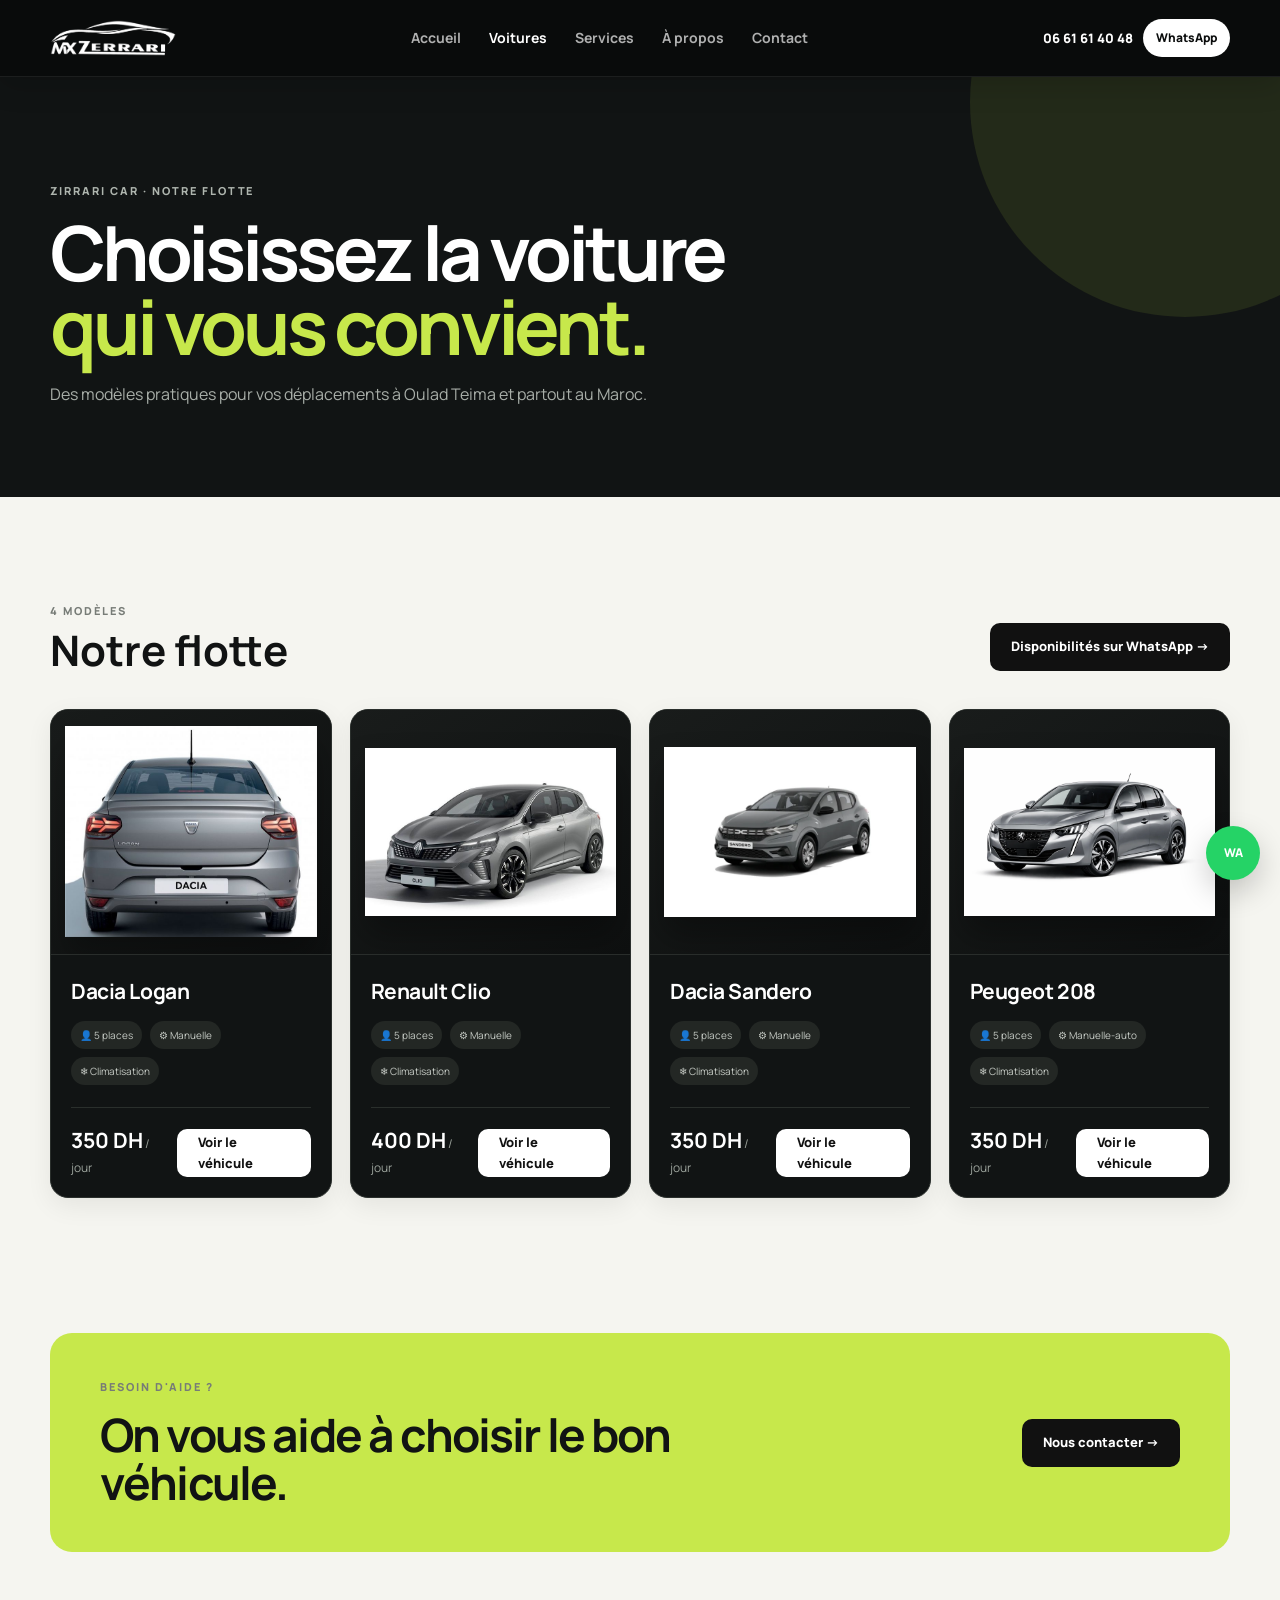
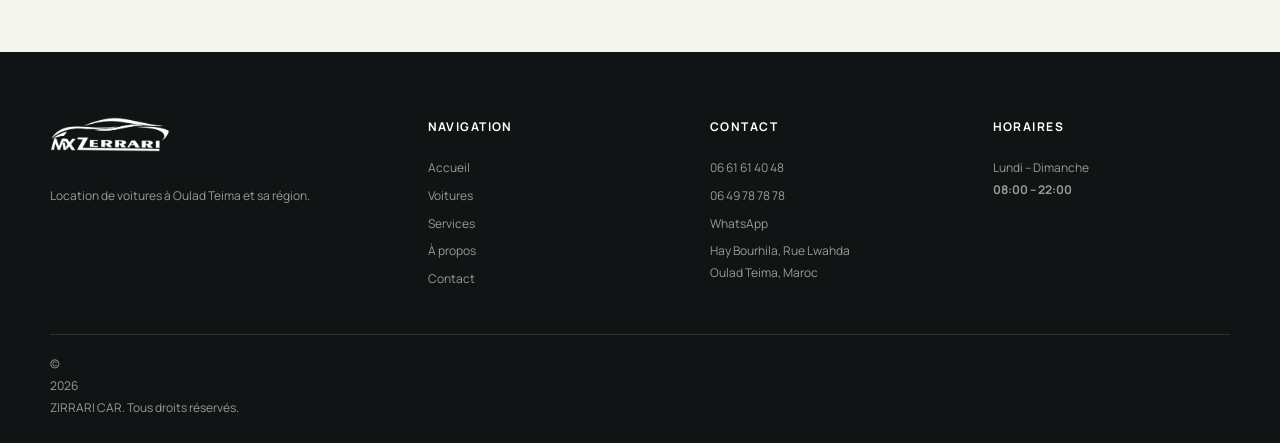
<file: voitures.html>
<!DOCTYPE html>
<html lang="fr">
<head><meta charset="utf-8"><meta name="viewport" content="width=device-width,initial-scale=1"><title>ZIRRARI CAR | Nos voitures</title><meta name="description" content="Découvrez les voitures disponibles chez ZIRRARI CAR à Oulad Teima."><link rel="icon" href="images/logo.png"><link rel="preconnect" href="https://fonts.googleapis.com"><link rel="preconnect" href="https://fonts.gstatic.com" crossorigin><link href="https://fonts.googleapis.com/css2?family=Manrope:wght@400;500;600;700;800&display=swap" rel="stylesheet"><link rel="stylesheet" href="styles.css?v=20261003"></head>
<body>
<header class="site-header"><div class="container header-inner"><a class="brand" href="./"><img src="images/logo.png" alt="ZIRRARI CAR" class="logo-img"></a><nav class="nav" id="nav"><a href="./">Accueil</a><a class="active" href="voitures.html">Voitures</a><a href="services.html">Services</a><a href="a-propos.html">À propos</a><a href="contact.html">Contact</a></nav><div class="header-actions"><a class="header-phone" href="tel:+212661614048">06 61 61 40 48</a><a class="wa-mini" href="https://wa.me/212661614048" target="_blank" rel="noopener">WhatsApp</a><button class="burger" id="burger" aria-label="Ouvrir le menu" aria-expanded="false"><span></span><span></span><span></span></button></div></div></header>
<main>
<section class="page-hero"><div class="container"><span class="eyebrow">ZIRRARI CAR · NOTRE FLOTTE</span><h1>Choisissez la voiture<br><em>qui vous convient.</em></h1><p>Des modèles pratiques pour vos déplacements à Oulad Teima et partout au Maroc.</p></div></section>
<section class="section"><div class="container"><div class="fleet-toolbar"><div><span class="eyebrow">4 MODÈLES</span><h2>Notre flotte</h2></div><a class="btn btn-dark" href="https://wa.me/212661614048?text=Bonjour%20ZIRRARI%20CAR%2C%20je%20souhaite%20connaître%20les%20voitures%20disponibles." target="_blank" rel="noopener">Disponibilités sur WhatsApp →</a></div><div id="car-grid" class="car-grid fleet-list"></div></div></section>
<section class="cta-section"><div class="container cta-box"><div><span class="eyebrow">BESOIN D'AIDE ?</span><h2>On vous aide à choisir le bon véhicule.</h2></div><a class="btn btn-primary" href="contact.html">Nous contacter →</a></div></section>
</main>
<footer class="footer"><div class="container footer-grid"><div><img src="images/logo.png" alt="ZIRRARI CAR" class="footer-logo"><p>Location de voitures à Oulad Teima et sa région.</p></div><div><h3>Navigation</h3><a href="./">Accueil</a><a href="voitures.html">Voitures</a><a href="services.html">Services</a><a href="a-propos.html">À propos</a><a href="contact.html">Contact</a></div><div><h3>Contact</h3><a href="tel:+212661614048">06 61 61 40 48</a><a href="tel:+212649787878">06 49 78 78 78</a><a href="https://wa.me/212661614048">WhatsApp</a><span>Hay Bourhila, Rue Lwahda<br>Oulad Teima, Maroc</span></div><div><h3>Horaires</h3><span>Lundi – Dimanche<br><strong>08:00 – 22:00</strong></span></div></div><div class="container footer-bottom"><span>© <span id="year"></span> ZIRRARI CAR. Tous droits réservés.</span></div></footer><a class="fab" href="https://wa.me/212661614048" target="_blank" rel="noopener">WA</a>
<script src="script.js?v=20261003" defer></script>
<script>
document.addEventListener('DOMContentLoaded',function(){
 const grid=document.querySelector('#car-grid'); if(!grid) return;
 const cars=[
 {slug:'dacia-logan',name:'Dacia Logan',type:'Berline',price:350,image:'images/The new Dacia Logan from 8,400 euros.jfif',gearbox:'Manuelle',seats:5},
 {slug:'renault-clio',name:'Renault Clio',type:'Citadine',price:400,image:'images/clio.jpg',gearbox:'Manuelle',seats:5},
 {slug:'dacia-sandero',name:'Dacia Sandero',type:'Citadine',price:350,image:'images/sandero.webp',gearbox:'Manuelle',seats:5},
 {slug:'peugeot-208',name:'Peugeot 208',type:'Citadine',price:350,image:'images/peugeot-208.webp',gearbox:'Manuelle-auto',seats:5}
 ];
 grid.innerHTML=cars.map(c=>'<article class="car-card"><a class="car-media" href="?vehicle='+c.slug+'"><img src="'+c.image+'" alt="'+c.name+'" loading="lazy"></a><div class="car-body"><h3>'+c.name+'</h3><ul class="specs"><li>👤 '+c.seats+' places</li><li>⚙ '+c.gearbox+'</li><li>❄ Climatisation</li></ul><div class="car-foot"><div><p class="price"><strong>'+c.price+' DH</strong> <span>/ jour</span></p></div><a class="btn btn-dark" href="?vehicle='+c.slug+'">Voir le véhicule</a></div></div></article>').join('');
});
</script></body></html>
</file>
<file: styles.css>
:root{--bg:#f5f5f0;--ink:#111313;--muted:#686d69;--card:#fff;--line:#dedfd9;--accent:#c7e84b;--dark:#101313;--max:1180px}*{box-sizing:border-box}html{scroll-behavior:smooth}body{margin:0;font-family:Manrope,Arial,sans-serif;color:var(--ink);background:var(--bg);line-height:1.6}a{color:inherit;text-decoration:none}.container{width:min(var(--max),calc(100% - 40px));margin:auto}.site-header{position:sticky;top:0;z-index:50;background:rgba(245,245,240,.9);backdrop-filter:blur(18px);border-bottom:1px solid rgba(17,19,19,.08)}.header-inner{height:76px;display:flex;align-items:center;justify-content:space-between;gap:24px}.logo-img{width:126px;height:auto;display:block}.nav{display:flex;align-items:center;gap:28px;font-size:14px;font-weight:700}.nav a{color:#5f6460;transition:.2s}.nav a:hover,.nav a.active{color:#111}.header-actions{display:flex;align-items:center;gap:10px}.header-phone{font-size:13px;font-weight:800}.wa-mini{padding:9px 13px;border-radius:999px;background:#111;color:#fff;font-size:12px;font-weight:800}.burger{display:none;border:0;background:transparent;padding:8px}.burger span{display:block;width:24px;height:2px;background:#111;margin:5px}.hero{position:relative;overflow:hidden;background:#e9ebe3;min-height:610px;display:flex;align-items:center}.hero-home:after{content:"";position:absolute;inset:auto -10% -190px;height:330px;background:#daddd3;border-radius:50%;z-index:0}.hero-grid{display:grid;grid-template-columns:48% 52%;align-items:center;position:relative;z-index:2}.hero-copy{padding:72px 0}.eyebrow{display:block;font-size:11px;letter-spacing:.18em;font-weight:800;color:#777c77;margin-bottom:15px}.hero h1{font-size:clamp(42px,5.2vw,76px);line-height:.99;letter-spacing:-.055em;margin:0 0 25px;max-width:700px}.hero h1 em,h2 em{font-style:normal;color:#73786f}.lead{font-size:17px;color:#606560;max-width:560px}.hero-cta{display:flex;gap:12px;flex-wrap:wrap;margin-top:30px}.btn{display:inline-flex;align-items:center;justify-content:center;gap:8px;min-height:48px;padding:0 20px;border-radius:10px;border:1px solid transparent;font-size:13px;font-weight:800;cursor:pointer;transition:transform .2s,background .2s}.btn:hover{transform:translateY(-2px)}.btn-primary{background:#111;color:#fff}.btn-primary:hover{background:#292d2b}.btn-outline{border-color:#aeb2ab;color:#111;background:rgba(255,255,255,.25)}.btn-dark{background:#111;color:#fff}.trust-row{display:flex;gap:18px;flex-wrap:wrap;margin-top:28px;color:#6a706a;font-size:11px;font-weight:700}.hero-visual{height:520px;display:flex;align-items:center;justify-content:center;position:relative}.hero-image-wrap{width:100%;position:relative;z-index:2}.hero-car-img{width:100%;height:auto;max-height:420px;object-fit:contain;display:block;filter:drop-shadow(0 25px 25px rgba(0,0,0,.18));animation:float 5s ease-in-out infinite}.hero-glow{position:absolute;width:420px;height:420px;border-radius:50%;background:rgba(255,255,255,.75);filter:blur(2px)}.hero-badge{position:absolute;right:4%;bottom:60px;z-index:3;background:#fff;padding:14px 18px;border-radius:14px;box-shadow:0 18px 45px rgba(0,0,0,.12)}.hero-badge strong,.hero-badge span{display:block}.hero-badge strong{font-size:14px}.hero-badge span{font-size:10px;color:#747974;margin-top:2px}.booking-bar-section{position:relative;z-index:5;margin-top:-42px}.booking-bar{background:#fff;border:1px solid #e0e1db;border-radius:18px;box-shadow:0 18px 50px rgba(20,25,20,.12);padding:20px;display:grid;grid-template-columns:210px 1fr;gap:20px;align-items:center}.booking-intro strong{font-size:17px}.booking-form{display:grid;grid-template-columns:1fr 1fr 1fr auto;gap:10px}.field{display:flex;flex-direction:column;gap:6px}.field label{font-size:10px;text-transform:uppercase;letter-spacing:.08em;font-weight:800;color:#777b77}.field input,.field select,.field textarea{width:100%;border:1px solid #d9dad4;background:#fafaf7;border-radius:9px;min-height:46px;padding:0 12px;font:inherit;font-size:13px;color:#222;outline:none}.field textarea{padding-top:12px}.section{padding:105px 0}.section-soft{background:#eceee8}.section-dark{background:#111414;color:#fff}.section-head{margin-bottom:38px}.section-head-row{display:flex;justify-content:space-between;align-items:end;gap:30px}.section-head h2{font-size:clamp(34px,4vw,56px);line-height:1.02;letter-spacing:-.045em;margin:0 0 12px}.section-head p{color:#747974;margin:0}.center{text-align:center}.text-link{font-weight:800;font-size:13px;border-bottom:1px solid #999;padding-bottom:5px}.car-grid{display:grid;grid-template-columns:repeat(3,1fr);gap:18px}.car-card{background:#fff;border:1px solid #e1e2dc;border-radius:18px;overflow:hidden;transition:.25s;box-shadow:0 5px 20px rgba(0,0,0,.03)}.car-card:hover{transform:translateY(-5px);box-shadow:0 18px 40px rgba(0,0,0,.09)}.car-media{height:245px;background:#eef0e9;position:relative;display:flex;align-items:center;justify-content:center;overflow:hidden}.car-media img{width:100%;height:100%;object-fit:contain;padding:18px;display:block}.badge{position:absolute;top:14px;left:14px;background:#111;color:#fff;border-radius:999px;padding:6px 9px;font-size:9px;font-weight:800}.car-body{padding:20px}.car-body h3{font-size:21px;margin:0 0 13px;letter-spacing:-.02em}.specs{display:flex;flex-wrap:wrap;gap:8px;list-style:none;padding:0;margin:0 0 22px}.specs li{font-size:10px;color:#777c77;background:#f1f2ed;border-radius:999px;padding:6px 9px}.ic{width:15px;height:15px;fill:none;stroke:currentColor;stroke-width:1.8;vertical-align:middle}.car-foot{display:flex;align-items:end;justify-content:space-between;gap:10px;border-top:1px solid #ecece7;padding-top:16px}.price{margin:0;font-size:12px}.price strong{font-size:21px}.price span{color:#777}.total{font-size:10px;color:#777;margin:3px 0 0}.results{margin:16px 0 0;font-size:12px;color:#777}.results button{border:0;background:none;text-decoration:underline;cursor:pointer}.feature-grid{display:grid;grid-template-columns:repeat(4,1fr);gap:14px}.feature-card{background:#fff;border:1px solid #dedfd9;border-radius:16px;padding:25px;min-height:210px}.feature-num{font-size:11px;font-weight:800;color:#9da19a;margin-bottom:40px}.feature-card h3{font-size:18px;margin:0 0 8px}.feature-card p{font-size:13px;color:#707570;margin:0}.split-process{display:grid;grid-template-columns:38% 1fr;gap:100px}.section-dark .eyebrow{color:#929891}.section-dark h2{font-size:clamp(36px,4.5vw,58px);line-height:1;letter-spacing:-.04em}.section-dark p{color:#a4aaa4}.steps{list-style:none;margin:0;padding:0}.steps li{display:grid;grid-template-columns:54px 1fr;gap:20px;padding:22px 0;border-top:1px solid #333837}.steps li:last-child{border-bottom:1px solid #333837}.steps li>span{color:#c7e84b;font-size:12px;font-weight:800}.steps h3{margin:0 0 4px;font-size:18px}.steps p{margin:0;font-size:13px}.review-grid{display:grid;grid-template-columns:repeat(3,1fr);gap:16px}.review-card{background:#fff;border:1px solid #e1e2dc;border-radius:16px;padding:25px}.stars{letter-spacing:3px;font-size:12px;margin-bottom:18px}.review-card p{font-size:14px;color:#606560;min-height:75px}.review-card strong,.review-card span{display:block}.review-card strong{font-size:13px}.review-card span{font-size:11px;color:#888}.cta-section{padding:30px 0 100px}.cta-box{background:#c7e84b;border-radius:22px;padding:45px 50px;display:flex;justify-content:space-between;align-items:center;gap:30px}.cta-box h2{font-size:clamp(28px,4vw,46px);line-height:1.05;letter-spacing:-.04em;margin:0;max-width:650px}.footer{background:#111414;color:#fff;padding:65px 0 25px}.footer-grid{display:grid;grid-template-columns:1.4fr 1fr 1fr 1fr;gap:45px}.footer-logo{width:120px;filter:brightness(0) invert(1);margin-bottom:15px}.footer p,.footer a,.footer span{display:block;color:#969d96;font-size:12px;line-height:1.8}.footer h3{font-size:12px;text-transform:uppercase;letter-spacing:.12em;margin:0 0 15px}.footer a:hover{color:#c7e84b}.footer-grid>div{display:flex;flex-direction:column;gap:6px}.footer-bottom{border-top:1px solid #303432;margin-top:45px;padding-top:18px;display:flex;justify-content:space-between;color:#747a74;font-size:10px}.fab{position:fixed;right:20px;bottom:20px;width:54px;height:54px;border-radius:50%;background:#25d366;color:#fff;display:flex;align-items:center;justify-content:center;font-size:12px;font-weight:900;box-shadow:0 12px 30px rgba(0,0,0,.2);z-index:40}.reveal{opacity:0;transform:translateY(18px);transition:opacity .65s ease,transform .65s ease}.reveal.visible{opacity:1;transform:none}.reveal-delay{transition-delay:.12s}@keyframes float{0%,100%{transform:translateY(0)}50%{transform:translateY(-9px)}}@media(max-width:900px){.nav{gap:15px}.header-phone{display:none}.booking-bar{grid-template-columns:1fr}.car-grid,.review-grid{grid-template-columns:repeat(2,1fr)}.feature-grid{grid-template-columns:repeat(2,1fr)}.split-process{grid-template-columns:1fr;gap:45px}.footer-grid{grid-template-columns:repeat(2,1fr)}}@media(max-width:700px){.container{width:min(100% - 28px,var(--max))}.header-inner{height:68px}.burger{display:block}.nav{position:absolute;top:68px;left:14px;right:14px;background:#fff;border:1px solid #ddd;border-radius:14px;padding:10px;display:none;flex-direction:column;align-items:stretch;box-shadow:0 18px 40px rgba(0,0,0,.12)}.nav.open{display:flex}.nav a{padding:12px}.wa-mini{display:none}.hero{min-height:auto}.hero-grid{grid-template-columns:1fr}.hero-copy{padding:65px 0 20px}.hero h1{font-size:48px}.hero-visual{height:300px}.hero-car-img{max-height:260px}.hero-badge{bottom:10px;right:0}.booking-bar-section{margin-top:-20px}.booking-form{grid-template-columns:1fr 1fr}.booking-form .btn{grid-column:1/-1}.section{padding:75px 0}.section-head-row{align-items:start;flex-direction:column}.car-grid,.review-grid,.feature-grid,.footer-grid{grid-template-columns:1fr}.car-media{height:230px}.cta-box{padding:30px 24px;align-items:flex-start;flex-direction:column}.footer-bottom{flex-direction:column;gap:6px}.trust-row{gap:10px;font-size:10px}}
/* HRS CAR cinematic hero motion */
.hero-home{isolation:isolate;background:radial-gradient(circle at 72% 48%,rgba(255,255,255,.96) 0 13%,rgba(255,255,255,0) 39%),linear-gradient(120deg,#eef0e9 0%,#e5e8df 52%,#dfe3d8 100%)}
.hero-home:before{content:"";position:absolute;inset:0;background-image:linear-gradient(rgba(17,19,19,.045) 1px,transparent 1px),linear-gradient(90deg,rgba(17,19,19,.045) 1px,transparent 1px);background-size:72px 72px;mask-image:linear-gradient(to right,rgba(0,0,0,.65),transparent 76%);pointer-events:none;animation:gridDrift 18s linear infinite}
 .hero-home:after{background:linear-gradient(90deg,rgba(255,255,255,0),rgba(255,255,255,.72),rgba(255,255,255,0));height:1px;bottom:21%;left:15%;right:15%;border-radius:0;transform:translateX(-35%);animation:lightSweep 8s ease-in-out infinite;z-index:1}
.hero-shape{position:absolute;border-radius:50%;pointer-events:none;filter:blur(1px);z-index:0}.hero-shape-one{width:360px;height:360px;right:14%;top:-120px;background:rgba(199,232,75,.18);animation:orbFloat 9s ease-in-out infinite}.hero-shape-two{width:180px;height:180px;left:5%;bottom:34px;border:1px solid rgba(17,19,19,.09);background:rgba(255,255,255,.26);animation:orbFloat 7s ease-in-out infinite reverse}
.hero-copy{animation:heroTextIn .85s cubic-bezier(.2,.75,.2,1) both}.hero-visual{animation:heroVisualIn 1s cubic-bezier(.2,.75,.2,1) .08s both}.hero-image-wrap{transform-origin:center center;animation:carBreath 6s ease-in-out 1s infinite}.hero-glow{animation:glowPulse 4.5s ease-in-out infinite}.hero-badge{animation:badgeFloat 5s ease-in-out 1.2s infinite}.hero-cta .btn{position:relative;overflow:hidden}.hero-cta .btn:after{content:"";position:absolute;top:-40%;left:-60%;width:35%;height:180%;background:rgba(255,255,255,.25);transform:rotate(18deg);animation:buttonSheen 5.5s ease-in-out 2.2s infinite}.trust-row span{transition:transform .25s ease}.trust-row span:hover{transform:translateY(-2px)}
@keyframes heroTextIn{from{opacity:0;transform:translateY(28px)}to{opacity:1;transform:translateY(0)}}@keyframes heroVisualIn{from{opacity:0;transform:translateX(36px) scale(.96)}to{opacity:1;transform:translateX(0) scale(1)}}@keyframes carBreath{0%,100%{transform:translateY(0) scale(1)}50%{transform:translateY(-5px) scale(1.012)}}@keyframes glowPulse{0%,100%{transform:scale(.94);opacity:.64}50%{transform:scale(1.06);opacity:.88}}@keyframes badgeFloat{0%,100%{transform:translateY(0)}50%{transform:translateY(-7px)}}@keyframes orbFloat{0%,100%{transform:translate3d(0,0,0)}50%{transform:translate3d(15px,16px,0)}}@keyframes gridDrift{from{background-position:0 0,0 0}to{background-position:72px 36px,36px 72px}}@keyframes lightSweep{0%,22%{opacity:0;transform:translateX(-45%)}43%,64%{opacity:.8;transform:translateX(45%)}85%,100%{opacity:0;transform:translateX(115%)}}@keyframes buttonSheen{0%,60%{left:-70%}80%,100%{left:140%}}
@media(max-width:700px){.hero-home:before{background-size:48px 48px;mask-image:linear-gradient(to bottom,rgba(0,0,0,.5),transparent 62%)}.hero-shape-one{width:220px;height:220px;right:-80px;top:40px}.hero-shape-two{width:110px;height:110px;left:-35px;bottom:20px}.hero-home:after{bottom:29%;inset-left:10%;inset-right:10%}}
@media(prefers-reduced-motion:reduce){html{scroll-behavior:auto}.hero-home:before,.hero-home:after,.hero-shape-one,.hero-shape-two,.hero-copy,.hero-visual,.hero-image-wrap,.hero-car-img,.hero-glow,.hero-badge,.hero-cta .btn:after{animation:none!important}.reveal{transition:none}}

/* === ZIRRARI CAR visual update === */
.site-header{background:#090b0b;border-bottom:1px solid rgba(255,255,255,.08);box-shadow:0 8px 30px rgba(0,0,0,.16)}
.nav a{color:rgba(255,255,255,.68)}.nav a:hover,.nav a.active{color:#fff}.header-phone{color:#fff}.logo-img{filter:brightness(0) invert(1);transition:transform .25s ease,filter .25s ease}.brand:hover .logo-img{transform:scale(1.025)}.wa-mini{background:#fff;color:#0b0d0d}.burger span{background:#fff}
.car-card{background:#111414;color:#fff;border-color:#2b302d;box-shadow:0 8px 26px rgba(0,0,0,.07)}.car-card:hover{box-shadow:0 22px 50px rgba(0,0,0,.2);border-color:#414740}.car-media{background:linear-gradient(145deg,#191c1b,#0e1010);border-bottom:1px solid #292d2b}.car-media img{filter:drop-shadow(0 20px 16px rgba(0,0,0,.3));transition:transform .45s cubic-bezier(.2,.75,.2,1);padding:14px}.car-card:hover .car-media img{transform:scale(1.055)}.car-body h3{color:#fff}.specs li{background:#232724;color:#c6cbc5}.car-foot{border-top-color:#2a2f2c}.price strong{color:#fff}.price span,.total{color:#9da49d}.badge{background:#c7e84b;color:#111}.car-card .btn-dark{background:#fff;color:#111}.car-card .btn-dark:hover{background:#c7e84b}
.hero-image-wrap{position:relative;will-change:transform}.hero-car-img{position:relative;z-index:3;animation:carDrive 6s cubic-bezier(.45,.05,.55,.95) infinite}.hero-road{position:absolute;left:4%;right:3%;bottom:57px;height:48px;z-index:1;overflow:hidden;transform:perspective(160px) rotateX(55deg);transform-origin:bottom;background:linear-gradient(to bottom,transparent 0 35%,rgba(17,19,19,.07) 36% 38%,transparent 39%)}.hero-road span{position:absolute;width:90px;height:4px;border-radius:999px;background:rgba(17,19,19,.18);right:-120px;animation:roadMove 1.15s linear infinite}.hero-road span:nth-child(1){top:20px}.hero-road span:nth-child(2){top:30px;animation-delay:.35s}.hero-road span:nth-child(3){top:40px;animation-delay:.7s}.hero-road span:nth-child(4){top:10px;animation-delay:.95s}.speed-line{position:absolute;height:2px;border-radius:999px;background:rgba(17,19,19,.13);z-index:2;right:18%;opacity:0}.speed-line-1{width:105px;top:42%;animation:speedTrail 2s ease-out 1s infinite}.speed-line-2{width:70px;top:49%;right:13%;animation:speedTrail 2s ease-out 1.35s infinite}.speed-line-3{width:44px;top:56%;right:22%;animation:speedTrail 2s ease-out 1.7s infinite}
@keyframes carDrive{0%,10%{transform:translateX(0)}25%{transform:translateX(7px)}40%{transform:translateX(-5px)}55%{transform:translateX(5px)}70%{transform:translateX(-3px)}90%,100%{transform:translateX(0)}}@keyframes roadMove{from{transform:translateX(0);opacity:0}15%{opacity:.75}to{transform:translateX(-520px);opacity:0}}@keyframes speedTrail{0%{transform:translateX(35px);opacity:0}20%{opacity:.7}100%{transform:translateX(-140px);opacity:0}}
.map-section{padding:25px 0 105px;background:#f5f5f0}.map-head{margin-bottom:25px}.map-card{position:relative;height:420px;border-radius:20px;overflow:hidden;background:#dfe2dc;border:1px solid #d5d8d1;box-shadow:0 18px 50px rgba(0,0,0,.1)}.map-card iframe{width:100%;height:100%;border:0;display:block;filter:saturate(.8) contrast(.96)}.map-overlay{position:absolute;left:18px;bottom:18px;background:rgba(17,20,20,.92);color:#fff;padding:14px 17px;border-radius:12px;box-shadow:0 10px 25px rgba(0,0,0,.18)}.map-overlay strong,.map-overlay span{display:block}.map-overlay strong{font-size:13px}.map-overlay span{font-size:10px;color:#aab0aa;margin-top:2px}
@media(max-width:700px){.nav{background:#0d1010;border-color:#252a27}.nav a{color:rgba(255,255,255,.78)}.nav a:hover,.nav a.active{color:#fff}.hero-road{bottom:42px;left:0;right:0}.hero-car-img{animation-duration:5s}.map-card{height:330px}.map-overlay{left:12px;right:12px;bottom:12px}.speed-line{right:12%}}
@media(prefers-reduced-motion:reduce){.hero-car-img,.hero-road span,.speed-line{animation:none!important}.car-card:hover .car-media img{transform:none}}

/* === Internal pages === */
.page-hero{background:#111414;color:#fff;padding:105px 0 90px;position:relative;overflow:hidden}.page-hero:before{content:"";position:absolute;width:430px;height:430px;border-radius:50%;right:-120px;top:-190px;background:rgba(199,232,75,.10);animation:orbFloat 10s ease-in-out infinite}.page-hero .container{position:relative;z-index:1}.page-hero .eyebrow{color:#aeb5ae}.page-hero h1{font-size:clamp(44px,6vw,76px);line-height:.98;letter-spacing:-.055em;margin:0 0 18px}.page-hero h1 em{font-style:normal;color:#c7e84b}.page-hero p{max-width:620px;color:#a8aea8;font-size:16px;margin:0}.fleet-toolbar{display:flex;align-items:end;justify-content:space-between;gap:25px;margin-bottom:38px}.fleet-toolbar h2{font-size:42px;line-height:1;margin:0}.fleet-toolbar .eyebrow{margin-bottom:9px}.service-grid{display:grid;grid-template-columns:repeat(2,1fr);gap:16px}.service-card{background:#111414;color:#fff;border:1px solid #2b302d;border-radius:18px;padding:32px;min-height:270px;position:relative;overflow:hidden;transition:transform .25s,box-shadow .25s}.service-card:after{content:"";position:absolute;width:130px;height:130px;border-radius:50%;right:-45px;bottom:-45px;background:rgba(199,232,75,.08)}.service-card:hover{transform:translateY(-5px);box-shadow:0 20px 45px rgba(0,0,0,.13)}.service-card>span{color:#c7e84b;font-size:11px;font-weight:800}.service-card h2{font-size:28px;line-height:1.1;margin:48px 0 12px;max-width:420px}.service-card p{color:#a3aaa3;max-width:500px;font-size:13px}.about-grid{display:grid;grid-template-columns:1fr 1fr;gap:90px;align-items:start}.about-grid h2{font-size:clamp(34px,4vw,54px);line-height:1.05;letter-spacing:-.045em;margin:0}.about-grid h2 em{font-style:normal;color:#73786f}.about-copy{font-size:16px;color:#676c67}.about-copy p{margin:0 0 20px}.values-grid{display:grid;grid-template-columns:repeat(3,1fr);gap:16px}.value-box{background:#fff;border:1px solid #dedfd9;border-radius:16px;padding:28px;min-height:180px}.value-box strong{color:#9ca29b;font-size:11px}.value-box h3{font-size:21px;margin:35px 0 7px}.value-box p{font-size:13px;color:#717671;margin:0}.contact-grid{display:grid;grid-template-columns:1fr 1fr;gap:25px}.contact-info,.contact-panel{border-radius:18px;padding:34px;border:1px solid #dedfd9;background:#fff}.contact-info h2,.contact-panel h2{font-size:36px;line-height:1.05;margin:0 0 28px;letter-spacing:-.035em}.contact-link{display:block;font-size:18px;font-weight:800;margin:11px 0}.contact-info p{font-size:13px;color:#717671;margin:24px 0}.contact-panel{background:#111414;color:#fff;border-color:#2b302d}.contact-panel .eyebrow{color:#9ca39c}.contact-panel h2 em{color:#c7e84b;font-style:normal}.contact-hours{border-top:1px solid #313633;border-bottom:1px solid #313633;margin:30px 0;padding:18px 0}.contact-hours div{display:flex;justify-content:space-between;gap:20px;padding:7px 0}.contact-hours strong{font-size:13px}.contact-hours span{font-size:12px;color:#9ea49e}.contact-panel>p{color:#a1a7a1;font-size:13px;max-width:500px}.map-section{padding:25px 0 105px;background:#f5f5f0}.map-card{height:420px;position:relative;border-radius:20px;overflow:hidden;background:#dfe2dc;border:1px solid #d5d8d1;box-shadow:0 18px 50px rgba(0,0,0,.1)}.map-card iframe{width:100%;height:100%;border:0;display:block}.map-overlay{position:absolute;left:18px;bottom:18px;background:rgba(17,20,20,.92);color:#fff;padding:14px 17px;border-radius:12px;box-shadow:0 10px 25px rgba(0,0,0,.18)}.map-overlay strong,.map-overlay span{display:block}.map-overlay strong{font-size:13px}.map-overlay span{font-size:10px;color:#aab0aa;margin-top:2px}
@media(max-width:700px){.page-hero{padding:75px 0 65px}.fleet-toolbar,.contact-grid,.about-grid{display:grid;grid-template-columns:1fr}.fleet-toolbar{align-items:start}.fleet-toolbar h2{font-size:34px}.service-grid,.values-grid{grid-template-columns:1fr}.service-card{min-height:230px}.service-card h2{margin-top:35px}.contact-info h2,.contact-panel h2{font-size:30px}.map-card{height:330px}}

/* Mobile fleet: 2-column grid + testimonial carousel */
@media(max-width:700px){
  .home-cars,.car-grid{grid-template-columns:repeat(2,minmax(0,1fr));gap:10px}
  .home-cars .car-card,.car-grid .car-card{border-radius:14px}
  .home-cars .car-media,.car-grid .car-media{height:150px}
  .home-cars .car-media img,.car-grid .car-media img{padding:8px}
  .home-cars .car-body,.car-grid .car-body{padding:12px}
  .home-cars .car-body h3,.car-grid .car-body h3{font-size:15px;margin-bottom:9px}
  .home-cars .specs,.car-grid .specs{gap:4px;margin-bottom:12px}
  .home-cars .specs li,.car-grid .specs li{font-size:8px;padding:4px 6px}
  .home-cars .car-foot,.car-grid .car-foot{display:block;padding-top:10px}
  .home-cars .price strong,.car-grid .price strong{font-size:16px}
  .home-cars .price,.car-grid .price{font-size:9px;margin-bottom:9px}
  .home-cars .btn,.car-grid .btn{width:100%;min-height:38px;padding:0 8px;font-size:10px;border-radius:8px}
  .review-grid{display:flex;gap:12px;overflow-x:auto;overflow-y:hidden;scroll-snap-type:x mandatory;scroll-behavior:smooth;padding:4px 2px 12px;margin-right:-14px;padding-right:14px;-ms-overflow-style:none;scrollbar-width:none}
  .review-grid::-webkit-scrollbar{display:none}
  .review-grid .review-card{flex:0 0 86%;scroll-snap-align:start;scroll-snap-stop:always;min-height:220px}
  .review-card p{min-height:0;margin-bottom:22px}
}

/* === Vehicle detail page === */
.vehicle-hero{background:#eef0e9;padding:70px 0 85px;position:relative;overflow:hidden}.vehicle-hero:after{content:"";position:absolute;right:-140px;bottom:-220px;width:520px;height:520px;border-radius:50%;background:rgba(199,232,75,.14)}.vehicle-hero-grid{display:grid;grid-template-columns:1.08fr .92fr;gap:60px;align-items:center;position:relative;z-index:1}.vehicle-photo{height:450px;border-radius:22px;overflow:hidden;background:#151817;border:1px solid #292e2b;position:relative;display:flex;align-items:center;justify-content:center}.vehicle-photo-inner{width:100%;height:100%;display:flex;align-items:center;justify-content:center}.vehicle-photo img{width:100%;height:100%;object-fit:contain;padding:25px;filter:drop-shadow(0 25px 20px rgba(0,0,0,.26))}.vehicle-summary .eyebrow{color:#717771}.vehicle-summary h1{font-size:clamp(44px,5vw,68px);line-height:.98;letter-spacing:-.055em;margin:0 0 22px}.vehicle-rate{display:flex;align-items:baseline;gap:7px;margin-bottom:22px;color:#676d67}.vehicle-rate strong{font-size:28px;color:#111}.vehicle-rate span{font-size:12px}.vehicle-spec-list{display:flex;flex-wrap:wrap;gap:8px;list-style:none;padding:0;margin:0 0 23px}.vehicle-spec-list li{background:#fff;border:1px solid #dfe1db;padding:9px 11px;border-radius:999px;font-size:11px;color:#656b65}.vehicle-summary>p{font-size:15px;line-height:1.8;color:#676d67;max-width:590px;margin:0 0 28px}.estimate-section{padding-top:80px}.estimate-card{max-width:900px;margin:0 auto;background:#fff;border:1px solid #dedfd9;border-radius:20px;padding:24px;box-shadow:0 14px 35px rgba(0,0,0,.06)}.duration-buttons{display:grid;grid-template-columns:repeat(5,1fr);gap:8px;margin-bottom:22px}.duration-buttons button{border:1px solid #d9dbd5;background:#f6f7f2;border-radius:10px;min-height:44px;font:inherit;font-size:12px;font-weight:800;cursor:pointer;color:#5e645f;transition:.2s}.duration-buttons button.active,.duration-buttons button:hover{background:#111414;color:#fff;border-color:#111414}.estimate-row{display:grid;grid-template-columns:1fr 1fr 1fr;gap:15px;padding:18px 0;border-top:1px solid #ebebe6;border-bottom:1px solid #ebebe6;margin-bottom:18px}.estimate-row>div{display:flex;flex-direction:column;gap:7px}.estimate-row span,.estimate-row label{font-size:10px;text-transform:uppercase;letter-spacing:.08em;color:#7b807b;font-weight:800}.estimate-row strong{font-size:20px}.estimate-row input{min-height:45px;border:1px solid #d9dad4;border-radius:9px;padding:0 12px;font:inherit}.ideal-grid{display:grid;grid-template-columns:repeat(3,1fr);gap:16px}.ideal-grid article{background:#fff;border:1px solid #dedfd9;border-radius:16px;padding:25px;min-height:185px}.ideal-grid span{color:#999f98;font-size:11px;font-weight:800}.ideal-grid h3{font-size:19px;margin:28px 0 8px}.ideal-grid p{font-size:12px;color:#707570;margin:0}.includes-grid{display:grid;grid-template-columns:1fr 1fr;gap:80px}.includes-grid h2{font-size:34px;line-height:1.05;margin:0 0 22px}.check-list{list-style:none;padding:0;margin:0}.check-list li{padding:13px 0;border-bottom:1px solid #e5e6e0;font-size:13px;color:#555b55}.check-list li:last-child{border-bottom:0}.muted-list li{color:#80867f}.narrow{max-width:880px}.faq-list{border-top:1px solid #333837}.faq-list details{border-bottom:1px solid #333837;padding:4px 0}.faq-list summary{cursor:pointer;list-style:none;font-size:15px;font-weight:700;padding:18px 0;display:flex;justify-content:space-between}.faq-list summary::-webkit-details-marker{display:none}.faq-list summary:after{content:'+';color:#c7e84b;font-size:20px;font-weight:400}.faq-list details[open] summary:after{content:'−'}.faq-list p{color:#a5aba5;font-size:13px;max-width:760px;padding:0 0 16px;margin:0}.reservation-card{max-width:900px;margin:0 auto;background:#fff;border:1px solid #dedfd9;border-radius:20px;padding:28px;display:grid;grid-template-columns:1fr 1fr;gap:15px;box-shadow:0 12px 35px rgba(0,0,0,.05)}.reservation-field{display:flex;flex-direction:column;gap:6px}.reservation-field label{font-size:10px;text-transform:uppercase;letter-spacing:.08em;color:#777d77;font-weight:800}.reservation-field input,.reservation-field textarea{border:1px solid #d9dad4;background:#fafaf7;border-radius:9px;padding:12px;font:inherit;font-size:13px;outline:none}.reservation-field.full,.reservation-actions{grid-column:1/-1}.reservation-actions{display:flex;align-items:center;gap:15px;padding-top:5px}.reservation-actions small{font-size:10px;color:#7d827c}.related-section{padding-top:90px}.related-section .car-grid{grid-template-columns:repeat(3,1fr)}
@media(max-width:900px){.vehicle-hero-grid{grid-template-columns:1fr;gap:35px}.vehicle-photo{height:370px}.includes-grid{grid-template-columns:1fr;gap:45px}.ideal-grid{grid-template-columns:1fr}.reservation-card{grid-template-columns:1fr}.reservation-field.full,.reservation-actions{grid-column:auto}.duration-buttons{grid-template-columns:repeat(3,1fr)}.estimate-row{grid-template-columns:1fr 1fr}.related-section .car-grid{grid-template-columns:repeat(2,1fr)}}
@media(max-width:700px){.vehicle-hero{padding:45px 0 60px}.vehicle-photo{height:290px;border-radius:16px}.vehicle-photo img{padding:12px}.vehicle-summary h1{font-size:44px}.vehicle-summary>p{font-size:13px}.estimate-card{padding:14px;border-radius:16px}.duration-buttons{grid-template-columns:repeat(2,1fr)}.estimate-row{grid-template-columns:1fr}.ideal-grid{grid-template-columns:1fr}.related-section .car-grid{grid-template-columns:repeat(2,minmax(0,1fr))}.related-section .car-media{height:150px}.related-section .car-body{padding:12px}.related-section .car-body h3{font-size:15px}.related-section .specs li{font-size:8px;padding:4px 6px}.related-section .car-foot{display:block}.related-section .car-foot .btn{width:100%;margin-top:8px}.reservation-actions{align-items:flex-start;flex-direction:column}.vehicle-spec-list li{font-size:9px;padding:8px 9px}}

/* Product page polish */
.vehicle-photo{background:linear-gradient(145deg,#f1f2ed 0%,#e4e7df 100%);border-color:#d8dbd3;box-shadow:0 20px 45px rgba(17,20,20,.09)}
.vehicle-photo .badge{display:none}
.vehicle-rate strong{color:#d9302f!important}
.estimate-row strong{color:#d9302f!important}
#estimated-total,#vd-total{color:#d9302f!important}
.vehicle-summary .btn-primary{background:#111414}




/* Fleet display restored to original grid layout */
.car-grid{display:grid;grid-template-columns:repeat(4,minmax(0,1fr));gap:18px;max-width:none;margin-left:0;margin-right:0}
.home-cars,.fleet-list{grid-template-columns:repeat(4,minmax(0,1fr));gap:18px;max-width:none;margin-left:0;margin-right:0}
.home-cars .car-card,.fleet-list .car-card{width:auto}
@media(max-width:900px){
  .car-grid,.home-cars,.fleet-list{grid-template-columns:repeat(2,minmax(0,1fr));gap:12px}
}
@media(max-width:700px){
  .car-grid,.home-cars,.fleet-list{grid-template-columns:repeat(2,minmax(0,1fr));gap:10px}
  .home-cars .car-media,.fleet-list .car-media{height:150px}
  .home-cars .car-body,.fleet-list .car-body{padding:12px}
  .home-cars .car-body h3,.fleet-list .car-body h3{font-size:15px}
  .home-cars .specs li,.fleet-list .specs li{font-size:8px;padding:4px 6px}
  .home-cars .car-foot,.fleet-list .car-foot{display:block}
  .home-cars .btn,.fleet-list .btn{width:100%;min-height:38px;padding:0 8px;font-size:10px;margin-top:8px}
}
/* Vehicle transmission labels */
</file>
